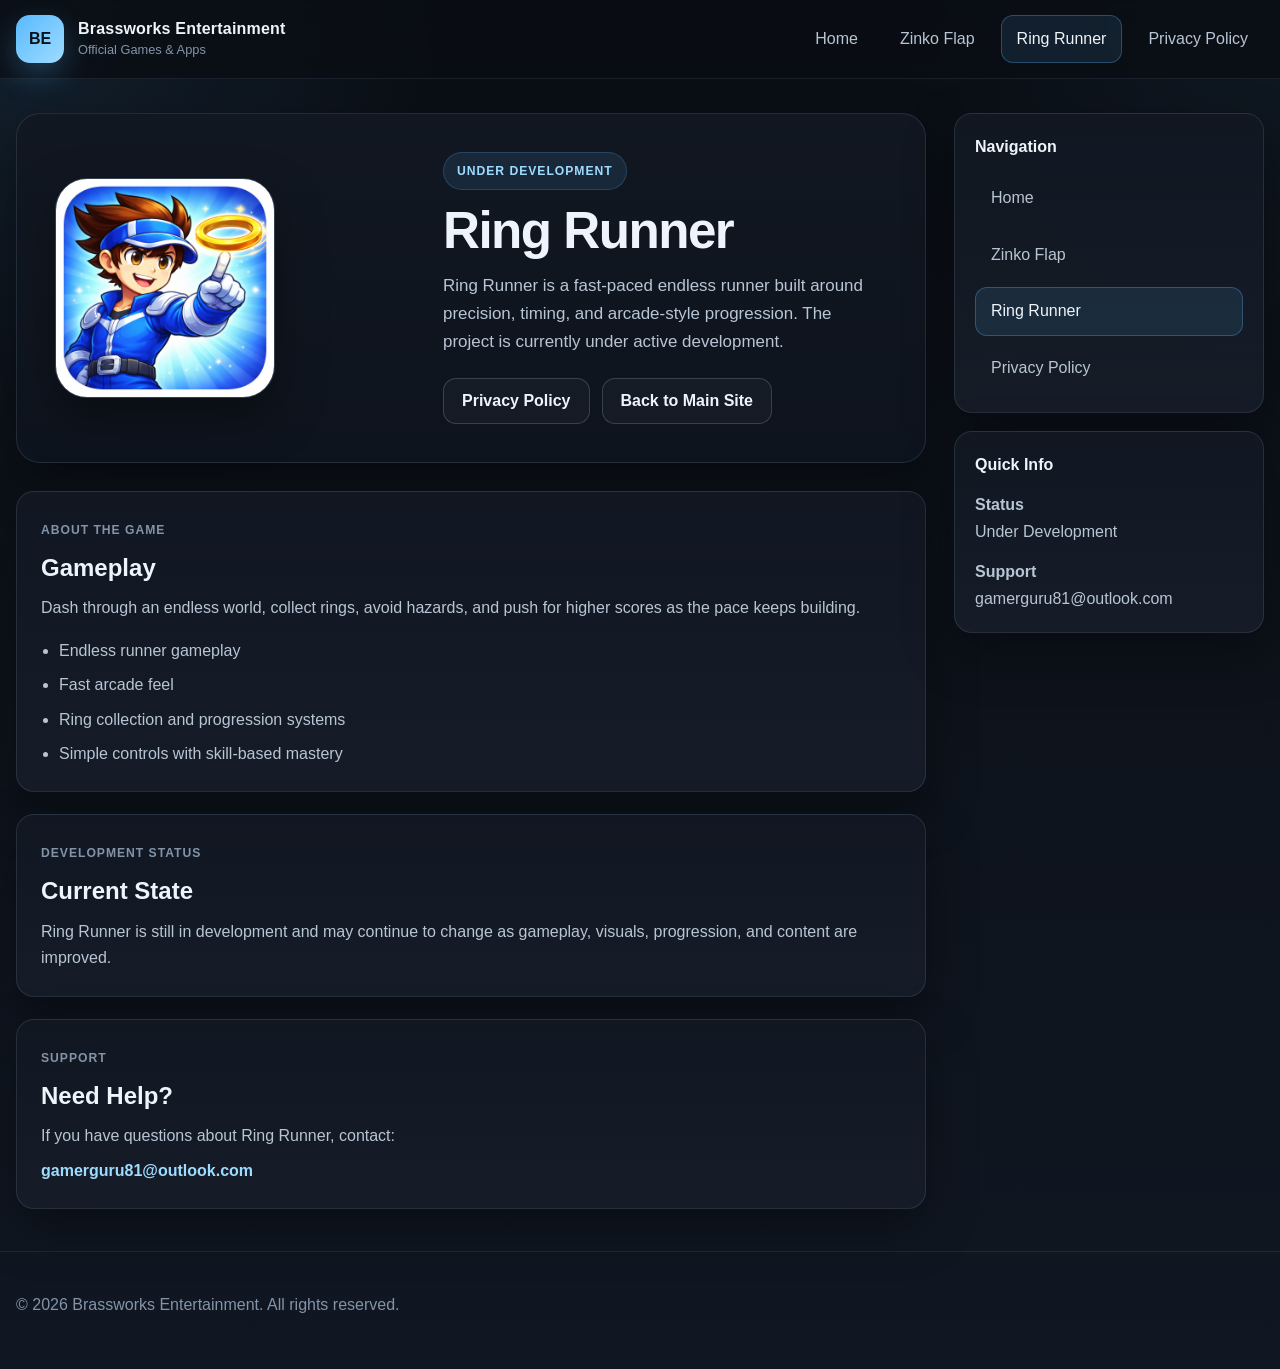
<file: ring-runner/index.html>
<!doctype html>
<html lang="en">
<head>
  <meta charset="UTF-8" />
  <meta name="viewport" content="width=device-width, initial-scale=1.0" />
  <title>Ring Runner - Brassworks Entertainment</title>
  <link rel="stylesheet" href="../style.css" />
</head>
<body>

<header class="topbar">
  <div class="wrap topbar-inner">
    <a class="brand" href="../index.html" aria-label="Brassworks Entertainment home">
      <span class="brand-mark">BE</span>
      <span class="brand-text">
        <strong>Brassworks Entertainment</strong>
        <small>Official Games & Apps</small>
      </span>
    </a>

    <nav class="top-nav" aria-label="Main navigation">
      <a href="../index.html">Home</a>
      <a href="../zinko-flap/index.html">Zinko Flap</a>
      <a class="active" href="index.html">Ring Runner</a>
      <a href="privacy.html">Privacy Policy</a>
    </nav>
  </div>
</header>

<div class="wrap page-shell">
  <main class="main-column">

    <section class="hero app-hero">
      <img src="../images/ring-runner-icon.png" alt="Ring Runner icon" class="app-icon" />
      <div>
        <div class="hero-badge">Under Development</div>
        <h1>Ring Runner</h1>
        <p class="hero-copy">
          Ring Runner is a fast-paced endless runner built around precision, timing, and arcade-style progression.
          The project is currently under active development.
        </p>

        <div class="button-row">
          <a class="btn btn-secondary" href="privacy.html">Privacy Policy</a>
          <a class="btn btn-secondary" href="../index.html">Back to Main Site</a>
        </div>
      </div>
    </section>

    <section class="card">
      <div class="section-label">About the Game</div>
      <h2>Gameplay</h2>
      <p>
        Dash through an endless world, collect rings, avoid hazards, and push for higher scores as the pace keeps building.
      </p>
      <ul class="feature-list">
        <li>Endless runner gameplay</li>
        <li>Fast arcade feel</li>
        <li>Ring collection and progression systems</li>
        <li>Simple controls with skill-based mastery</li>
      </ul>
    </section>

    <section class="card" style="margin-top: 22px;">
      <div class="section-label">Development Status</div>
      <h2>Current State</h2>
      <p>
        Ring Runner is still in development and may continue to change as gameplay, visuals, progression, and content are improved.
      </p>
    </section>

    <section class="card" style="margin-top: 22px;">
      <div class="section-label">Support</div>
      <h2>Need Help?</h2>
      <p>If you have questions about Ring Runner, contact:</p>
      <a class="support-email inline-email" href="mailto:gamerguru81@outlook.com">gamerguru81@outlook.com</a>
    </section>

  </main>

  <aside class="sidebar">
    <section class="sidebar-card">
      <h3>Navigation</h3>
      <nav class="side-nav" aria-label="Sidebar navigation">
        <a href="../index.html">Home</a>
        <a href="../zinko-flap/index.html">Zinko Flap</a>
        <a class="active" href="index.html">Ring Runner</a>
        <a href="privacy.html">Privacy Policy</a>
      </nav>
    </section>

    <section class="sidebar-card">
      <h3>Quick Info</h3>
      <div class="info-block">
        <p><strong>Status</strong><br>Under Development</p>
        <p><strong>Support</strong><br>gamerguru81@outlook.com</p>
      </div>
    </section>
  </aside>
</div>

<footer class="footer">
  <div class="wrap footer-inner">
    <p>&copy; 2026 Brassworks Entertainment. All rights reserved.</p>
  </div>
</footer>

</body>
</html>
</file>
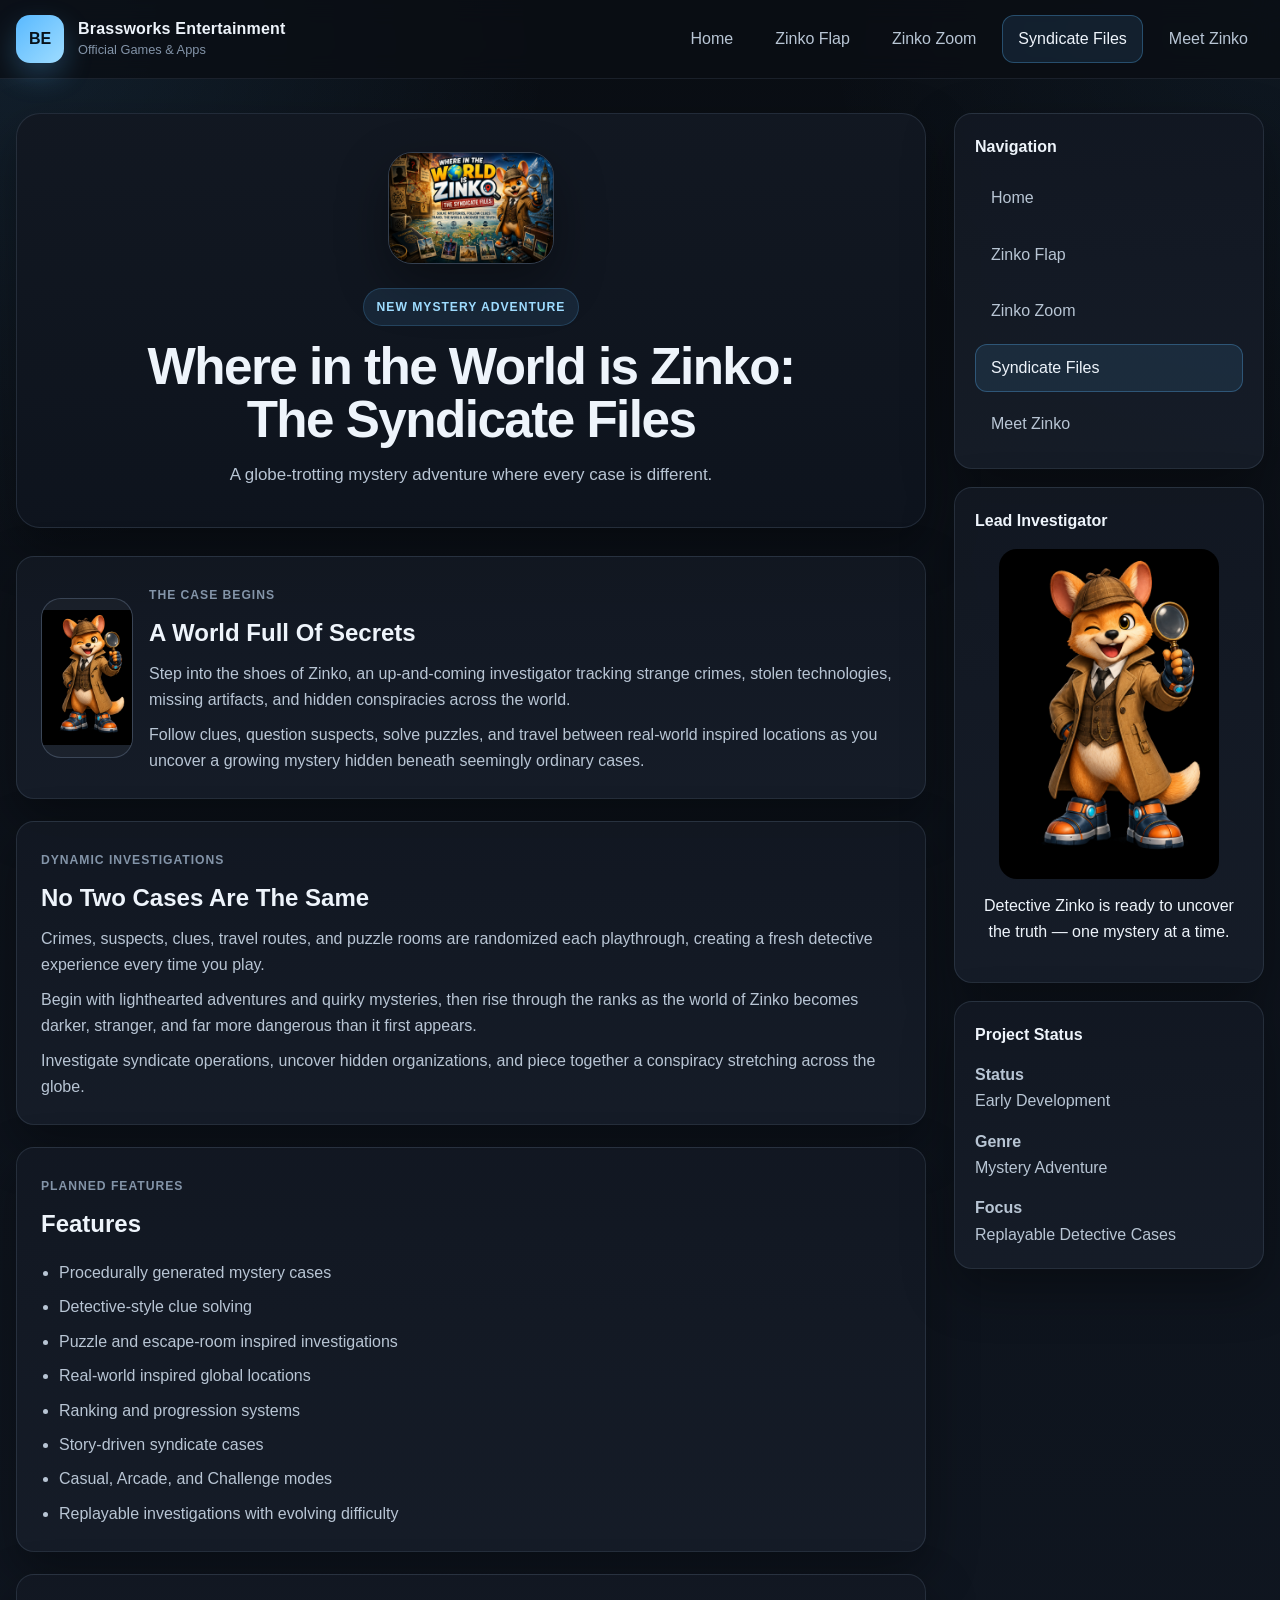
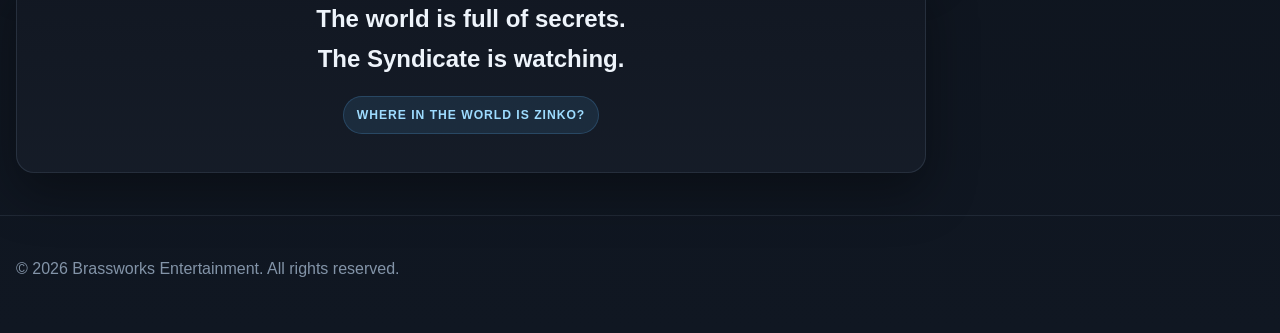
<file: where-in-the-world/index.html>
<!doctype html>
<html lang="en">
<head>
  <meta charset="UTF-8" />
  <meta name="viewport" content="width=device-width, initial-scale=1.0" />
  <title>Where in the World is Zinko - Brassworks Entertainment</title>
  <link rel="stylesheet" href="../style.css" />
</head>
<body>

<header class="topbar">
  <div class="wrap topbar-inner">
    <a class="brand" href="../index.html">
      <span class="brand-mark">BE</span>
      <span class="brand-text">
        <strong>Brassworks Entertainment</strong>
        <small>Official Games & Apps</small>
      </span>
    </a>

    <nav class="top-nav" aria-label="Main navigation">
      <a href="../index.html">Home</a>
      <a href="../zinko-flap/index.html">Zinko Flap</a>
      <a href="../zinko-zoom/index.html">Zinko Zoom</a>
      <a class="active" href="index.html">Syndicate Files</a>
      <a href="../zinko.html">Meet Zinko</a>
    </nav>
  </div>
</header>

<div class="wrap page-shell">
  <main class="main-column">

    <section class="hero" style="text-align:center;">
      <img
        src="../images/WhereInTheWorld.png"
        alt="Where in the World is Zinko"
        class="feature-banner-image"
      />

      <div class="hero-badge">New Mystery Adventure</div>

      <h1>Where in the World is Zinko:<br>The Syndicate Files</h1>

      <p class="hero-copy" style="margin:0 auto; max-width:900px;">
        A globe-trotting mystery adventure where every case is different.
      </p>
    </section>

    <section class="card">
      <div class="game-feature-header">
        <img
          src="../images/Zinko_Detective.png"
          alt="Detective Zinko"
          class="game-feature-icon detective-icon"
          style="width:160px;height:160px;"
        />

        <div>
          <div class="section-label">The Case Begins</div>
          <h2>A World Full Of Secrets</h2>

          <p>
            Step into the shoes of Zinko, an up-and-coming investigator tracking strange crimes,
            stolen technologies, missing artifacts, and hidden conspiracies across the world.
          </p>

          <p>
            Follow clues, question suspects, solve puzzles, and travel between real-world inspired
            locations as you uncover a growing mystery hidden beneath seemingly ordinary cases.
          </p>
        </div>
      </div>
    </section>

    <section class="card" style="margin-top:22px;">
      <div class="section-label">Dynamic Investigations</div>
      <h2>No Two Cases Are The Same</h2>

      <p>
        Crimes, suspects, clues, travel routes, and puzzle rooms are randomized each playthrough,
        creating a fresh detective experience every time you play.
      </p>

      <p>
        Begin with lighthearted adventures and quirky mysteries, then rise through the ranks as
        the world of Zinko becomes darker, stranger, and far more dangerous than it first appears.
      </p>

      <p>
        Investigate syndicate operations, uncover hidden organizations, and piece together a conspiracy
        stretching across the globe.
      </p>
    </section>

    <section class="card" style="margin-top:22px;">
      <div class="section-label">Planned Features</div>
      <h2>Features</h2>

      <ul class="feature-list">
        <li>Procedurally generated mystery cases</li>
        <li>Detective-style clue solving</li>
        <li>Puzzle and escape-room inspired investigations</li>
        <li>Real-world inspired global locations</li>
        <li>Ranking and progression systems</li>
        <li>Story-driven syndicate cases</li>
        <li>Casual, Arcade, and Challenge modes</li>
        <li>Replayable investigations with evolving difficulty</li>
      </ul>
    </section>

    <section class="card" style="margin-top:22px; text-align:center;">
      <h2>The world is full of secrets.</h2>
      <h2>The Syndicate is watching.</h2>

      <div class="hero-badge" style="margin-top:18px;">
        Where in the World is Zinko?
      </div>
    </section>

  </main>

  <aside class="sidebar">
    <section class="sidebar-card">
      <h3>Navigation</h3>
      <nav class="side-nav" aria-label="Sidebar navigation">
        <a href="../index.html">Home</a>
        <a href="../zinko-flap/index.html">Zinko Flap</a>
        <a href="../zinko-zoom/index.html">Zinko Zoom</a>
        <a class="active" href="index.html">Syndicate Files</a>
        <a href="../zinko.html">Meet Zinko</a>
      </nav>
    </section>

    <section class="sidebar-card">
      <h3>Lead Investigator</h3>
      <div style="text-align:center;">
        <img
          src="../images/Zinko_Detective.png"
          alt="Detective Zinko"
          class="zinko-sidebar-hero"
        />

        <p style="margin-top:14px;">
          Detective Zinko is ready to uncover the truth — one mystery at a time.
        </p>
      </div>
    </section>

    <section class="sidebar-card">
      <h3>Project Status</h3>
      <div class="info-block">
        <p><strong>Status</strong><br>Early Development</p>
        <p><strong>Genre</strong><br>Mystery Adventure</p>
        <p><strong>Focus</strong><br>Replayable Detective Cases</p>
      </div>
    </section>
  </aside>
</div>

<footer class="footer">
  <div class="wrap footer-inner">
    <p>&copy; 2026 Brassworks Entertainment. All rights reserved.</p>
  </div>
</footer>

</body>
</html>
</file>
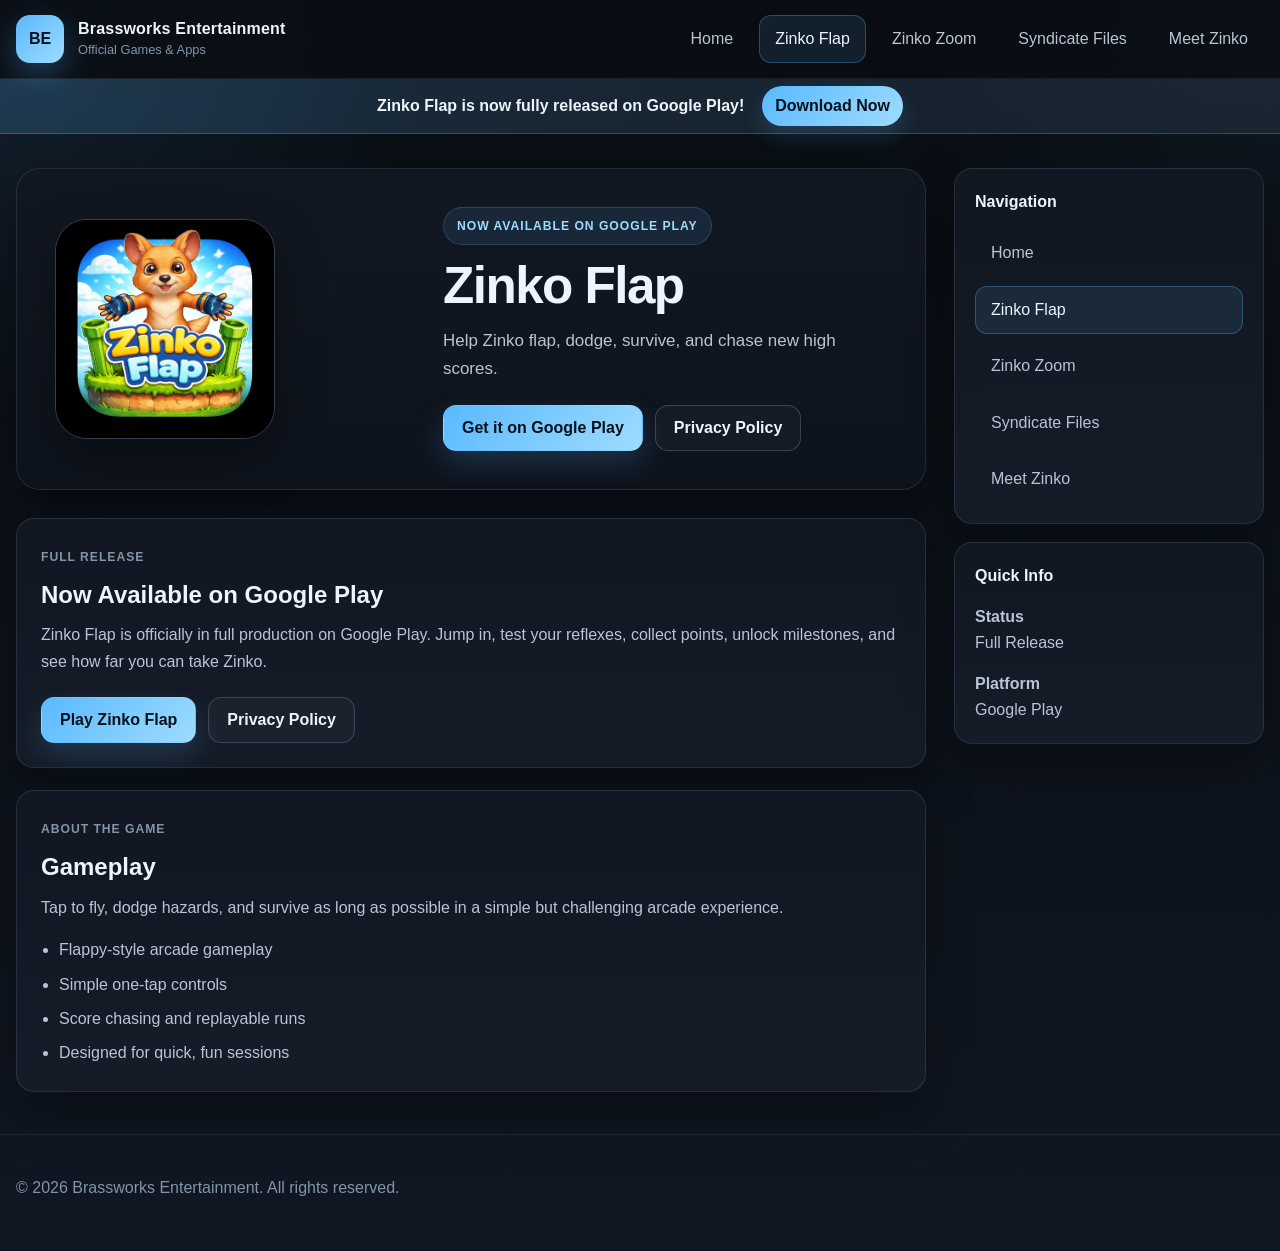
<file: zinko-flap/index.html>
<!doctype html>
<html lang="en">
<head>
  <meta charset="UTF-8" />
  <meta name="viewport" content="width=device-width, initial-scale=1.0" />
  <title>Zinko Flap - Brassworks Entertainment</title>
  <link rel="stylesheet" href="../style.css" />
</head>
<body>

<header class="topbar">
  <div class="wrap topbar-inner">

    <a class="brand" href="../index.html" aria-label="Brassworks Entertainment home">
      <span class="brand-mark">BE</span>

      <span class="brand-text">
        <strong>Brassworks Entertainment</strong>
        <small>Official Games & Apps</small>
      </span>
    </a>

    <nav class="top-nav" aria-label="Main navigation">
      <a href="../index.html">Home</a>
      <a class="active" href="index.html">Zinko Flap</a>
      <a href="../zinko-zoom/index.html">Zinko Zoom</a>
      <a href="../where-in-the-world/index.html">Syndicate Files</a>
      <a href="../zinko.html">Meet Zinko</a>
    </nav>

  </div>
</header>

<div class="release-banner">
  <div class="wrap release-banner-inner">

    <strong>
      Zinko Flap is now fully released on Google Play!
    </strong>

    <a
      href="https://play.google.com/store/apps/details?id=com.brassworks.zinkoflap"
      target="_blank"
      rel="noopener"
    >
      Download Now
    </a>

  </div>
</div>

<div class="wrap page-shell">

  <main class="main-column">

    <section class="hero app-hero">

      <img
        src="../images/ZinkoFlapIcon.png"
        alt="Zinko Flap icon"
        class="app-icon"
      />

      <div>

        <div class="hero-badge">
          Now Available On Google Play
        </div>

        <h1>Zinko Flap</h1>

        <p class="hero-copy">
          Help Zinko flap, dodge, survive, and chase new high scores.
        </p>

        <div class="button-row">

          <a
            class="btn btn-primary"
            href="https://play.google.com/store/apps/details?id=com.brassworks.zinkoflap"
            target="_blank"
            rel="noopener"
          >
            Get it on Google Play
          </a>

          <a class="btn btn-secondary" href="privacy.html">
            Privacy Policy
          </a>

        </div>

      </div>

    </section>

    <section class="card">

      <div class="section-label">
        Full Release
      </div>

      <h2>Now Available on Google Play</h2>

      <p>
        Zinko Flap is officially in full production on Google Play.
        Jump in, test your reflexes, collect points, unlock milestones,
        and see how far you can take Zinko.
      </p>

      <div class="button-row">

        <a
          class="btn btn-primary"
          href="https://play.google.com/store/apps/details?id=com.brassworks.zinkoflap"
          target="_blank"
          rel="noopener"
        >
          Play Zinko Flap
        </a>

        <a class="btn btn-secondary" href="privacy.html">
          Privacy Policy
        </a>

      </div>

    </section>

    <section class="card" style="margin-top:22px;">

      <div class="section-label">
        About the Game
      </div>

      <h2>Gameplay</h2>

      <p>
        Tap to fly, dodge hazards, and survive as long as possible
        in a simple but challenging arcade experience.
      </p>

      <ul class="feature-list">
        <li>Flappy-style arcade gameplay</li>
        <li>Simple one-tap controls</li>
        <li>Score chasing and replayable runs</li>
        <li>Designed for quick, fun sessions</li>
      </ul>

    </section>

  </main>

  <aside class="sidebar">

    <section class="sidebar-card">

      <h3>Navigation</h3>

      <nav class="side-nav">

        <a href="../index.html">Home</a>
        <a class="active" href="index.html">Zinko Flap</a>
        <a href="../zinko-zoom/index.html">Zinko Zoom</a>
        <a href="../where-in-the-world/index.html">Syndicate Files</a>
        <a href="../zinko.html">Meet Zinko</a>

      </nav>

    </section>

    <section class="sidebar-card">

      <h3>Quick Info</h3>

      <div class="info-block">

        <p>
          <strong>Status</strong><br>
          Full Release
        </p>

        <p>
          <strong>Platform</strong><br>
          Google Play
        </p>

      </div>

    </section>

  </aside>

</div>

<footer class="footer">
  <div class="wrap footer-inner">
    <p>&copy; 2026 Brassworks Entertainment. All rights reserved.</p>
  </div>
</footer>

</body>
</html>
</file>
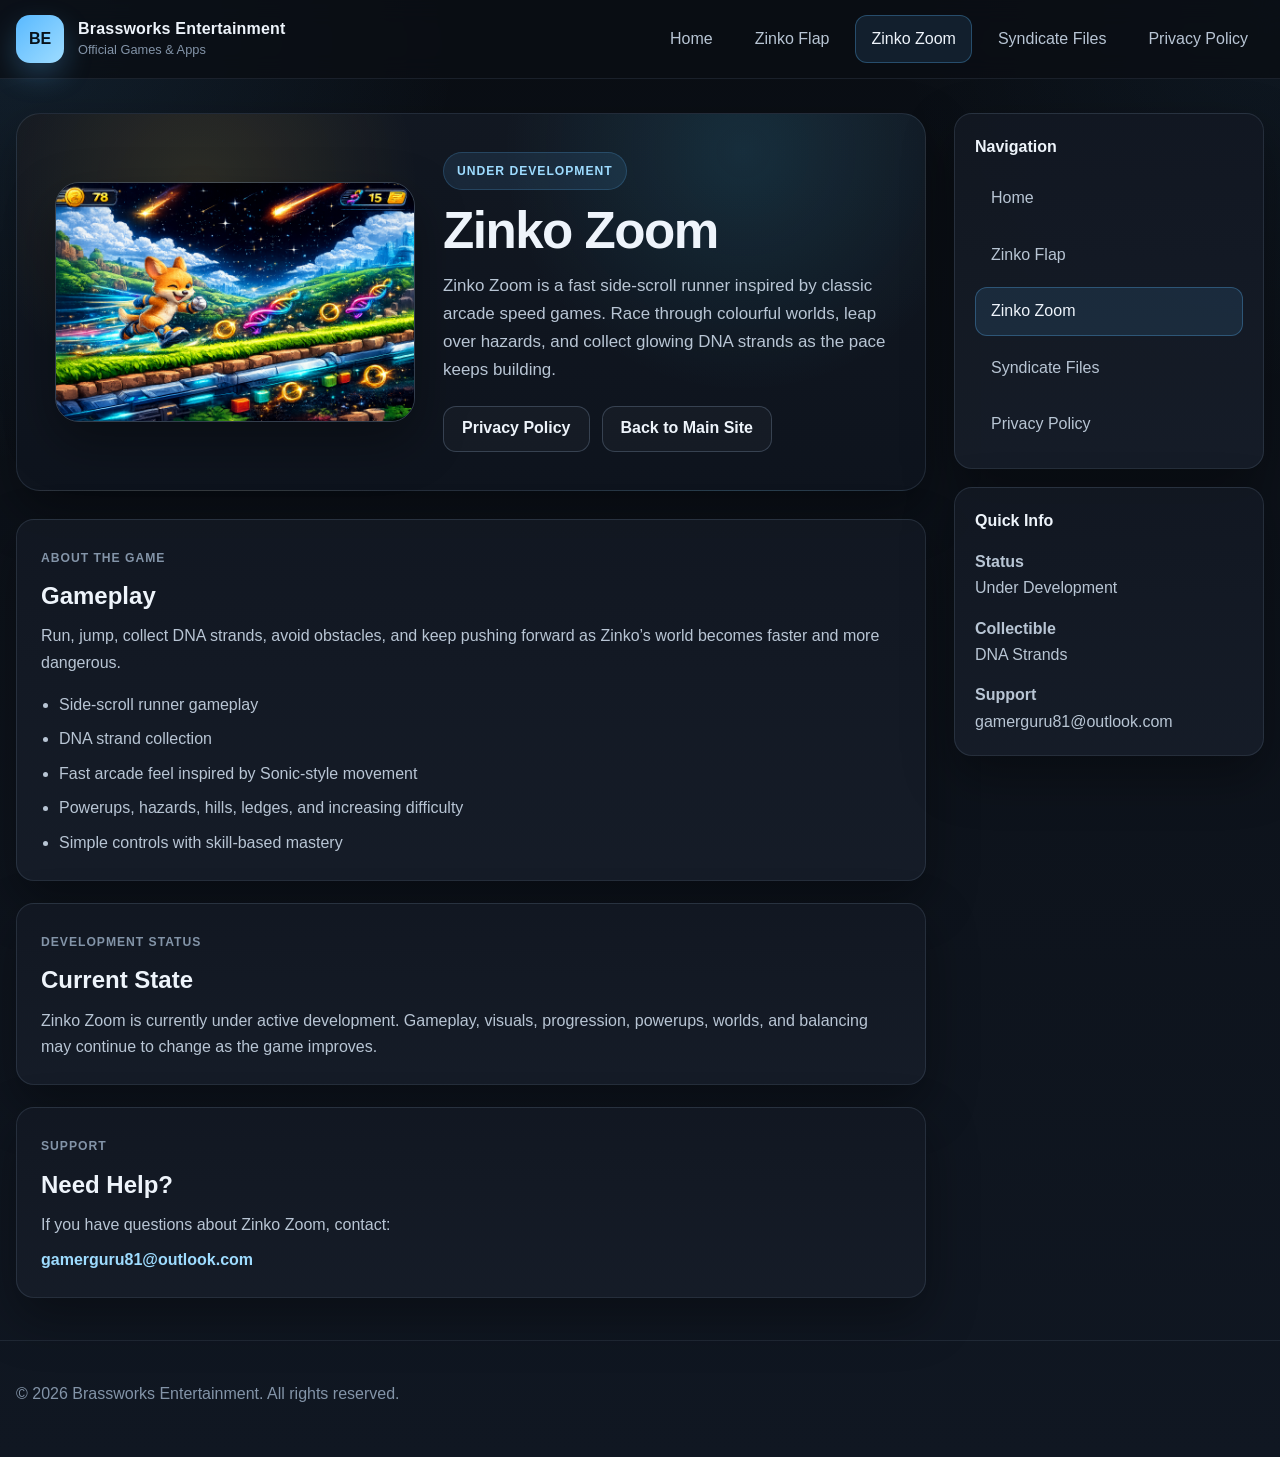
<file: zinko-zoom/index.html>
<!doctype html>
<html lang="en">
<head>
  <meta charset="UTF-8" />
  <meta name="viewport" content="width=device-width, initial-scale=1.0" />
  <title>Zinko Zoom - Brassworks Entertainment</title>
  <link rel="stylesheet" href="../style.css" />
</head>
<body>

<header class="topbar">
  <div class="wrap topbar-inner">
    <a class="brand" href="../index.html">
      <span class="brand-mark">BE</span>
      <span class="brand-text">
        <strong>Brassworks Entertainment</strong>
        <small>Official Games & Apps</small>
      </span>
    </a>

<nav class="top-nav" aria-label="Main navigation">
  <a href="../index.html">Home</a>
  <a href="../zinko-flap/index.html">Zinko Flap</a>
  <a class="active" href="index.html">Zinko Zoom</a>
  <a href="../where-in-the-world/index.html">Syndicate Files</a>
  <a href="privacy.html">Privacy Policy</a>
</nav>
    
  </div>
</header>

<div class="wrap page-shell">
  <main class="main-column">

    <section class="hero app-hero zinko-zoom-hero">
      <img src="../images/ZinkoZoom1.png" alt="Zinko Zoom artwork" class="app-banner" />

      <div>
        <div class="hero-badge">Under Development</div>
        <h1>Zinko Zoom</h1>
        <p class="hero-copy">
          Zinko Zoom is a fast side-scroll runner inspired by classic arcade speed games.
          Race through colourful worlds, leap over hazards, and collect glowing DNA strands as the pace keeps building.
        </p>

        <div class="button-row">
          <a class="btn btn-secondary" href="privacy.html">Privacy Policy</a>
          <a class="btn btn-secondary" href="../index.html">Back to Main Site</a>
        </div>
      </div>
    </section>

    <section class="card">
      <div class="section-label">About the Game</div>
      <h2>Gameplay</h2>
      <p>
        Run, jump, collect DNA strands, avoid obstacles, and keep pushing forward as Zinko’s world becomes faster and more dangerous.
      </p>

      <ul class="feature-list">
        <li>Side-scroll runner gameplay</li>
        <li>DNA strand collection</li>
        <li>Fast arcade feel inspired by Sonic-style movement</li>
        <li>Powerups, hazards, hills, ledges, and increasing difficulty</li>
        <li>Simple controls with skill-based mastery</li>
      </ul>
    </section>

    <section class="card" style="margin-top:22px;">
      <div class="section-label">Development Status</div>
      <h2>Current State</h2>
      <p>
        Zinko Zoom is currently under active development. Gameplay, visuals, progression,
        powerups, worlds, and balancing may continue to change as the game improves.
      </p>
    </section>

    <section class="card" style="margin-top:22px;">
      <div class="section-label">Support</div>
      <h2>Need Help?</h2>
      <p>If you have questions about Zinko Zoom, contact:</p>
      <a class="support-email inline-email" href="mailto:gamerguru81@outlook.com">gamerguru81@outlook.com</a>
    </section>

  </main>

  <aside class="sidebar">
    <section class="sidebar-card">
      <h3>Navigation</h3>
<nav class="side-nav" aria-label="Sidebar navigation">
  <a href="../index.html">Home</a>
  <a href="../zinko-flap/index.html">Zinko Flap</a>
  <a class="active" href="index.html">Zinko Zoom</a>
  <a href="../where-in-the-world/index.html">Syndicate Files</a>
  <a href="privacy.html">Privacy Policy</a>
</nav>
    </section>

    <section class="sidebar-card">
      <h3>Quick Info</h3>
      <div class="info-block">
        <p><strong>Status</strong><br>Under Development</p>
        <p><strong>Collectible</strong><br>DNA Strands</p>
        <p><strong>Support</strong><br>gamerguru81@outlook.com</p>
      </div>
    </section>
  </aside>
</div>

<footer class="footer">
  <div class="wrap footer-inner">
    <p>&copy; 2026 Brassworks Entertainment. All rights reserved.</p>
  </div>
</footer>

</body>
</html>
</file>
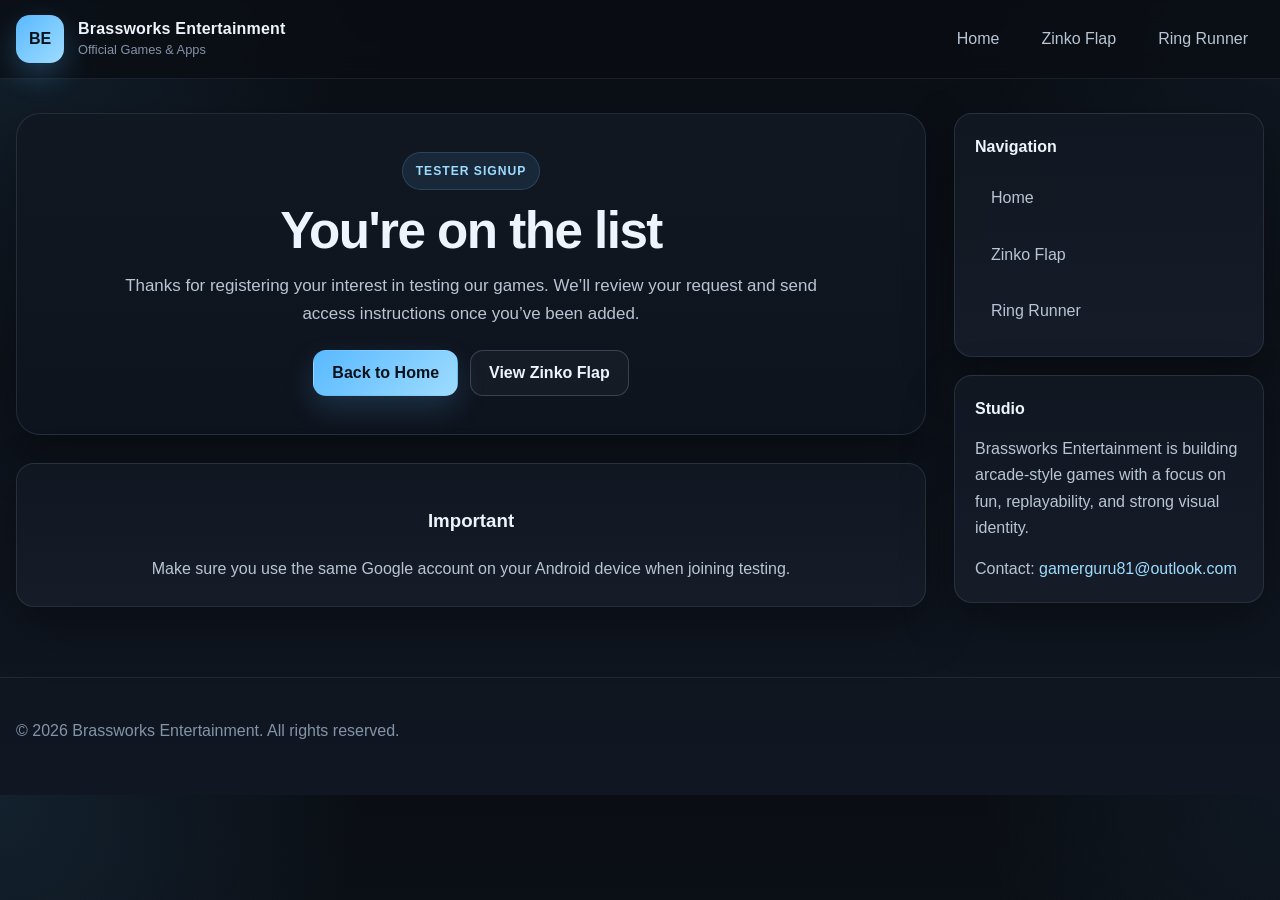
<file: thanks.html>
<!doctype html>
<html lang="en">
<head>
  <meta charset="UTF-8" />
  <meta name="viewport" content="width=device-width, initial-scale=1.0" />
  <title>Thanks - Brassworks Entertainment</title>
  <link rel="stylesheet" href="style.css" />
</head>
<body>

<header class="topbar">
  <div class="wrap topbar-inner">
    <div class="brand">
      <span class="brand-mark">BE</span>
      <span class="brand-text">
        <strong>Brassworks Entertainment</strong>
        <small>Official Games & Apps</small>
      </span>
    </div>

    <nav class="top-nav" aria-label="Main navigation">
      <a href="index.html">Home</a>
      <a href="zinko-flap/index.html">Zinko Flap</a>
      <a href="ring-runner/index.html">Ring Runner</a>
    </nav>
  </div>
</header>

<div class="wrap page-shell">
  <main class="main-column">
    <section class="home-hero" style="text-align:center;">
      <div class="hero-badge">Tester Signup</div>
      <h1>You're on the list</h1>
      <p class="hero-copy" style="margin: 0 auto; max-width: 700px;">
        Thanks for registering your interest in testing our games. We’ll review your request and send access instructions once you’ve been added.
      </p>

      <div class="button-row" style="justify-content:center;">
        <a class="btn btn-primary" href="index.html">Back to Home</a>
        <a class="btn btn-secondary" href="zinko-flap/index.html">View Zinko Flap</a>
      </div>
    </section>

    <section class="home-section">
      <div class="grid single-column-grid">
        <article class="card" style="text-align:center;">
          <h3>Important</h3>
          <p>
            Make sure you use the same Google account on your Android device when joining testing.
          </p>
        </article>
      </div>
    </section>
  </main>

  <aside class="sidebar">
    <section class="sidebar-card">
      <h3>Navigation</h3>
      <nav class="side-nav" aria-label="Sidebar navigation">
        <a href="index.html">Home</a>
        <a href="zinko-flap/index.html">Zinko Flap</a>
        <a href="ring-runner/index.html">Ring Runner</a>
      </nav>
    </section>

    <section class="sidebar-card">
      <h3>Studio</h3>
      <div class="info-block">
        <p>
          Brassworks Entertainment is building arcade-style games with a focus on fun, replayability, and strong visual identity.
        </p>
        <p>
          Contact: <a href="mailto:gamerguru81@outlook.com">gamerguru81@outlook.com</a>
        </p>
      </div>
    </section>
  </aside>
</div>

<footer class="footer">
  <div class="wrap footer-inner">
    <p>&copy; 2026 Brassworks Entertainment. All rights reserved.</p>
  </div>
</footer>

</body>
</html>
</file>
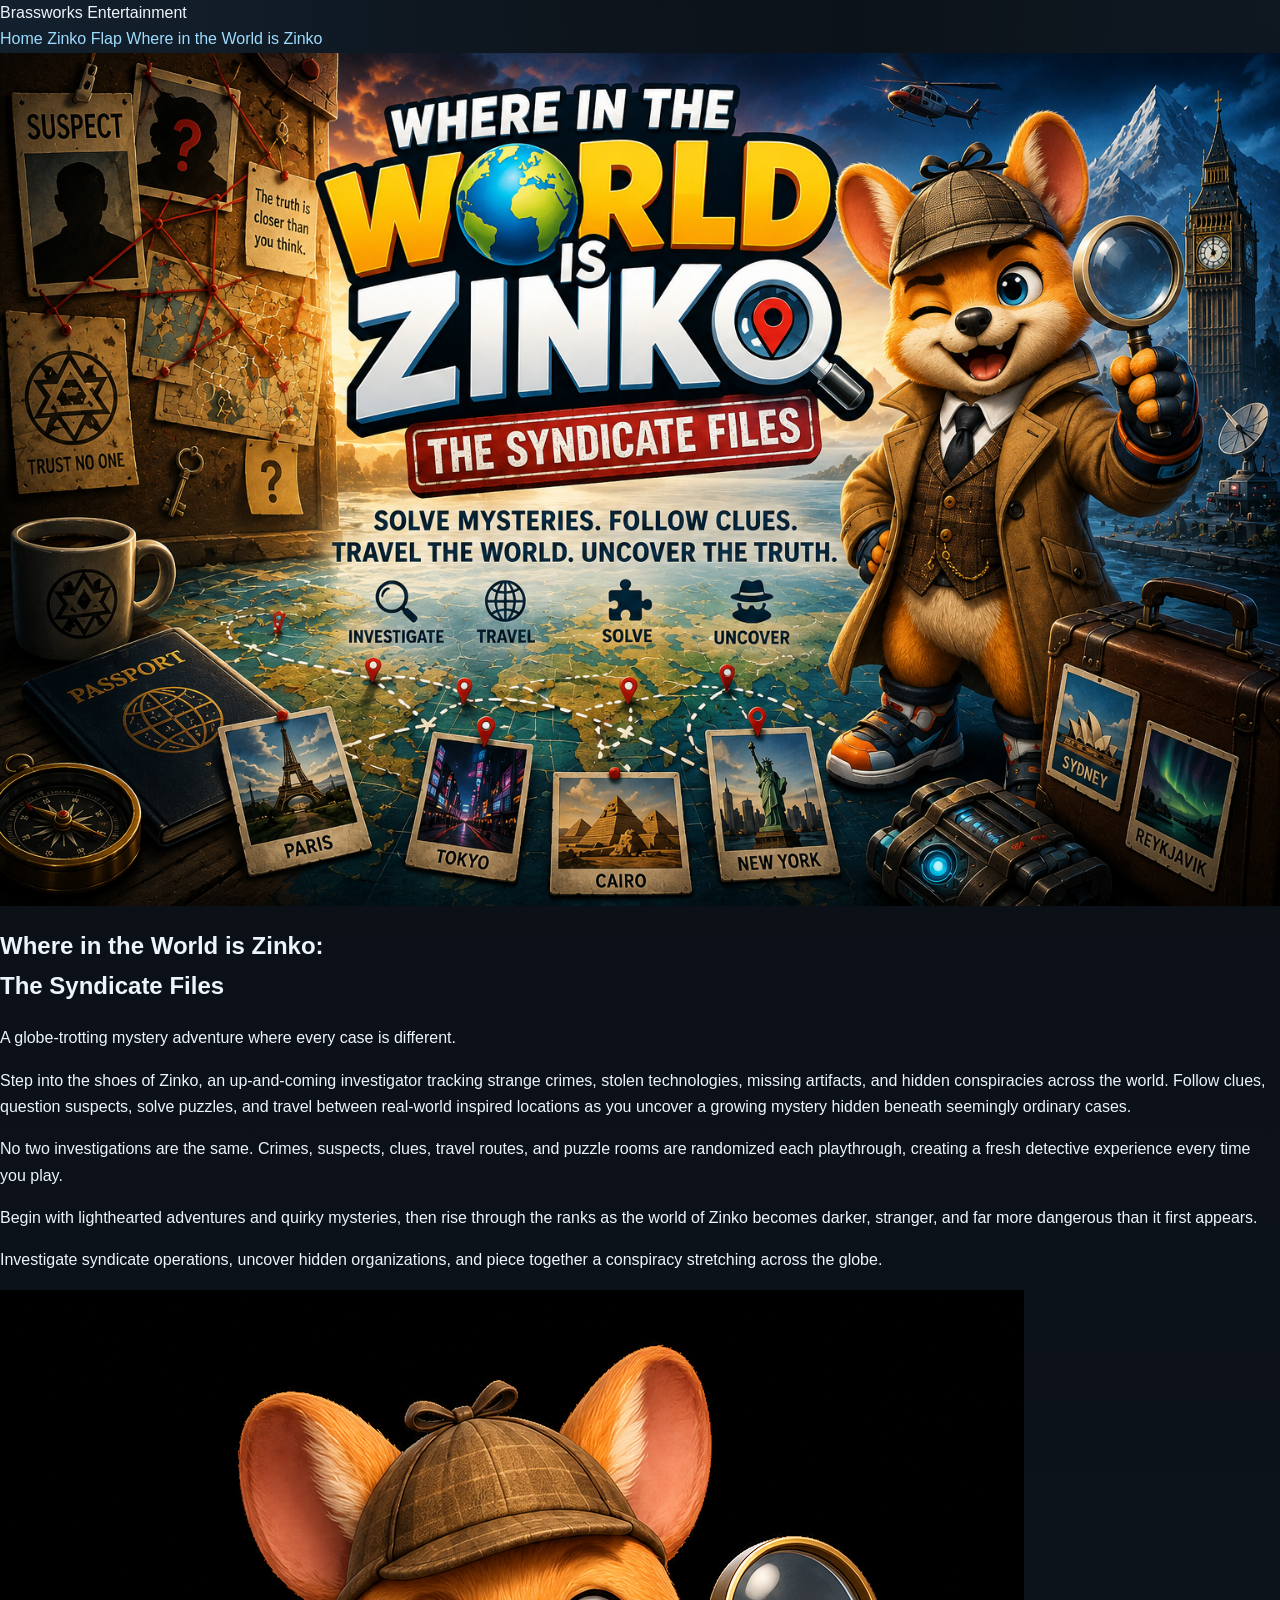
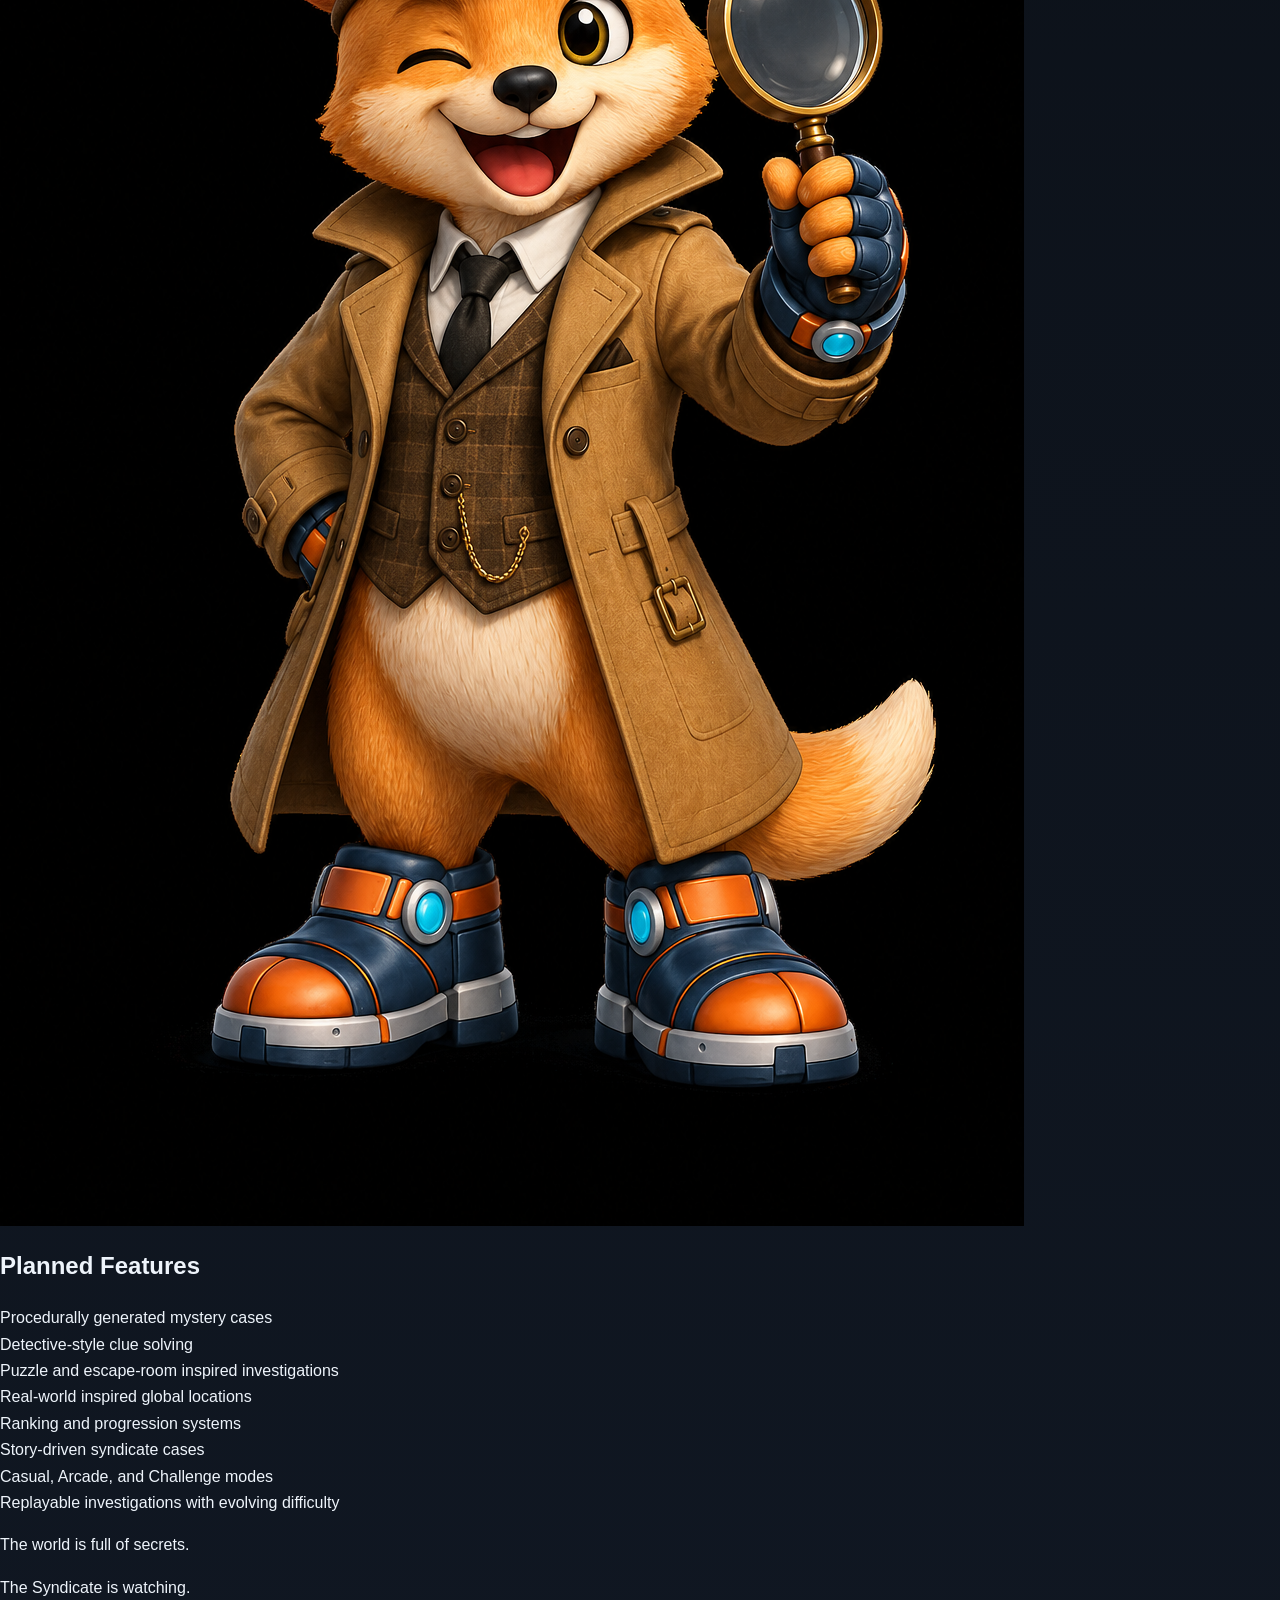
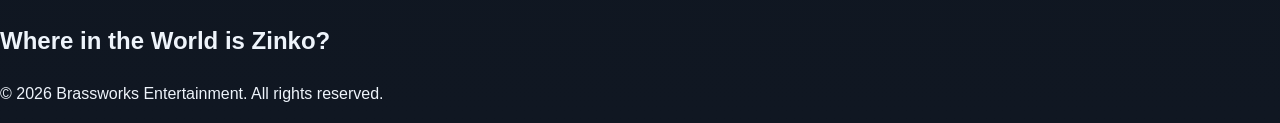
<file: where-in-the-world.html>
<!DOCTYPE html>
<html lang="en">
<head>
  <meta charset="UTF-8" />
  <meta name="viewport" content="width=device-width, initial-scale=1.0" />
  <title>Where in the World is Zinko: The Syndicate Files</title>
  <link rel="stylesheet" href="style.css" />
</head>
<body>

<header class="site-header">
  <div class="logo">Brassworks Entertainment</div>

  <nav>
    <a href="index.html">Home</a>
    <a href="zinko.html">Zinko Flap</a>
    <a href="where-in-the-world.html">Where in the World is Zinko</a>
  </nav>
</header>

<section class="syndicate-hero">
  <img class="wide-promo" src="images/WhereInTheWorld.png" alt="Where in the World is Zinko: The Syndicate Files">
</section>

<main class="container">

  <section class="content-panel mystery-panel">
    <div class="split-layout">
      <div>
        <h1>Where in the World is Zinko:<br>The Syndicate Files</h1>

        <p class="lead">
          A globe-trotting mystery adventure where every case is different.
        </p>

        <p>
          Step into the shoes of Zinko, an up-and-coming investigator tracking strange crimes,
          stolen technologies, missing artifacts, and hidden conspiracies across the world.
          Follow clues, question suspects, solve puzzles, and travel between real-world inspired
          locations as you uncover a growing mystery hidden beneath seemingly ordinary cases.
        </p>

        <p>
          No two investigations are the same. Crimes, suspects, clues, travel routes, and puzzle rooms
          are randomized each playthrough, creating a fresh detective experience every time you play.
        </p>

        <p>
          Begin with lighthearted adventures and quirky mysteries, then rise through the ranks as the
          world of Zinko becomes darker, stranger, and far more dangerous than it first appears.
        </p>

        <p>
          Investigate syndicate operations, uncover hidden organizations, and piece together a conspiracy
          stretching across the globe.
        </p>
      </div>

      <div class="detective-card">
        <img src="images/Zinko_Detective.png" alt="Detective Zinko">
      </div>
    </div>
  </section>

  <section class="content-panel">
    <h2>Planned Features</h2>

    <div class="feature-grid">
      <div class="feature-box">Procedurally generated mystery cases</div>
      <div class="feature-box">Detective-style clue solving</div>
      <div class="feature-box">Puzzle and escape-room inspired investigations</div>
      <div class="feature-box">Real-world inspired global locations</div>
      <div class="feature-box">Ranking and progression systems</div>
      <div class="feature-box">Story-driven syndicate cases</div>
      <div class="feature-box">Casual, Arcade, and Challenge modes</div>
      <div class="feature-box">Replayable investigations with evolving difficulty</div>
    </div>
  </section>

  <section class="tagline-panel">
    <p>The world is full of secrets.</p>
    <p>The Syndicate is watching.</p>
    <h2>Where in the World is Zinko?</h2>
  </section>

</main>

<footer>
  <p>&copy; 2026 Brassworks Entertainment. All rights reserved.</p>
</footer>

</body>
</html>
</file>
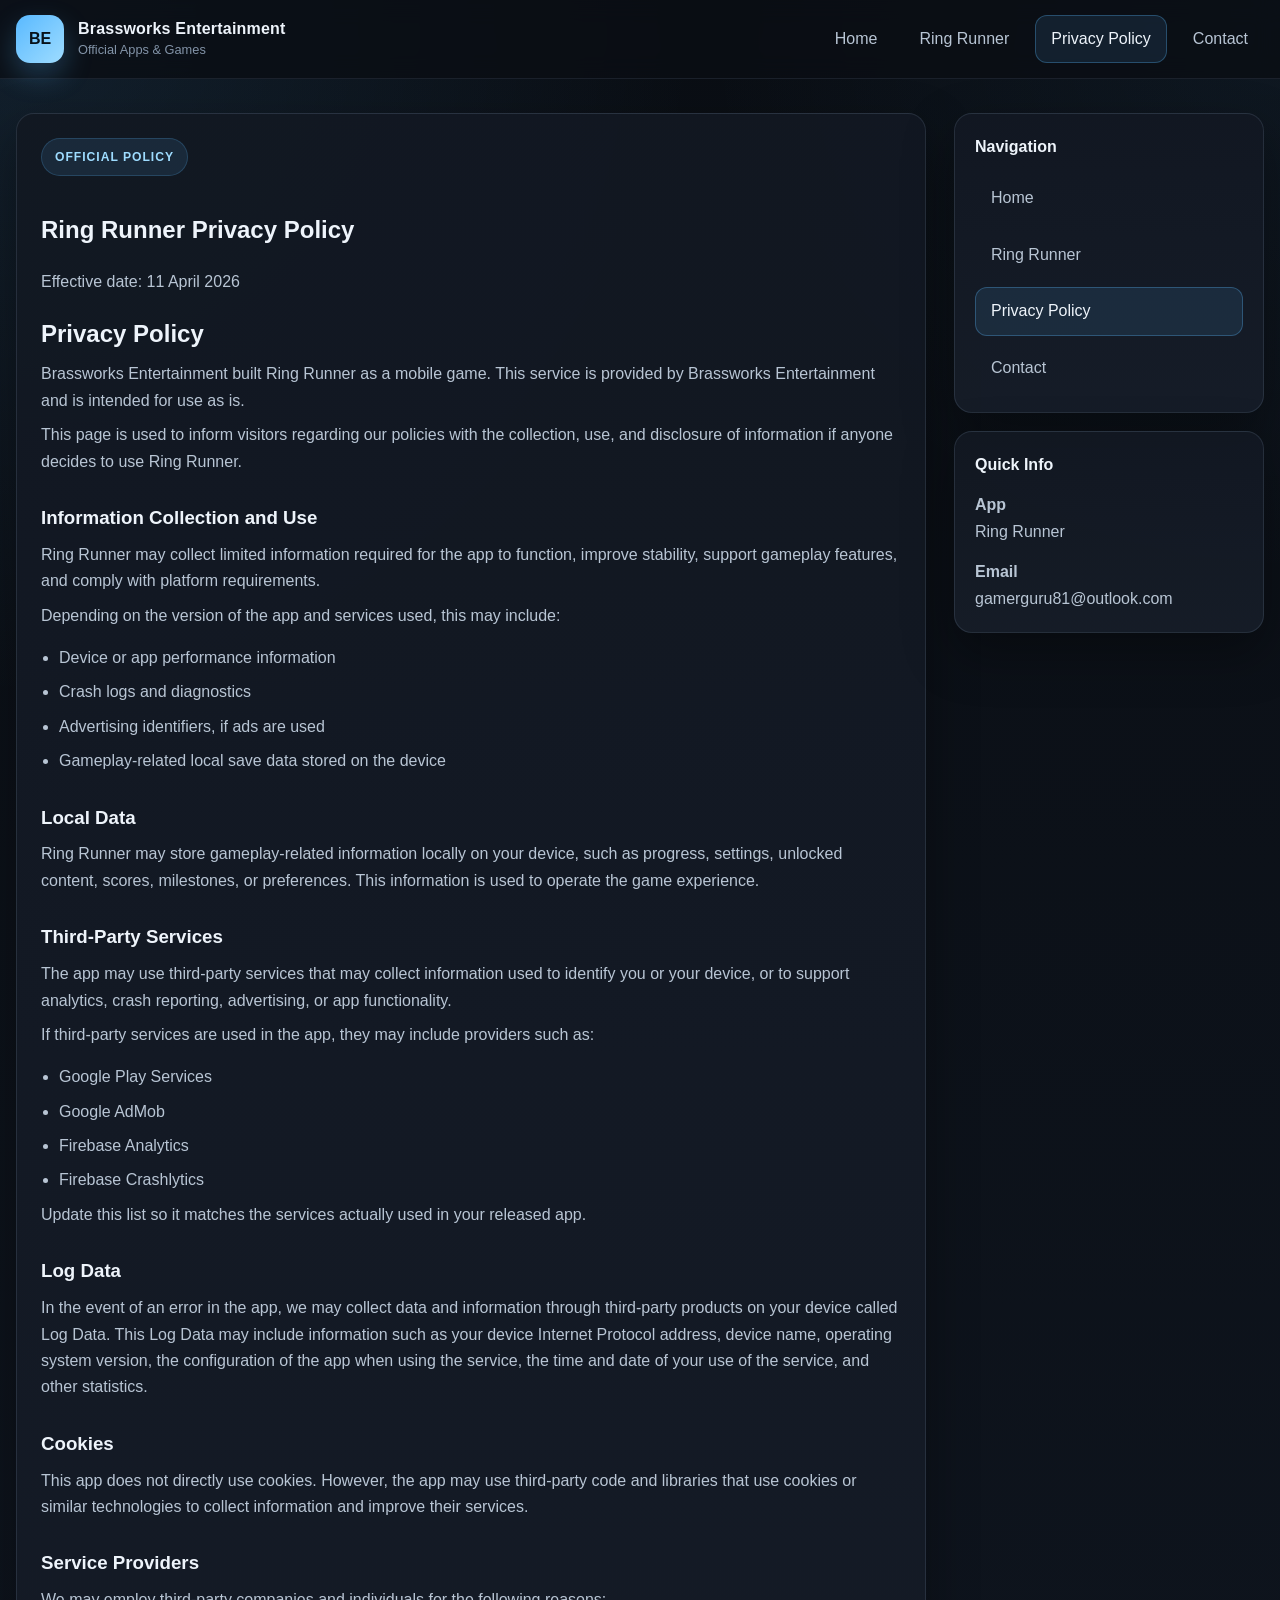
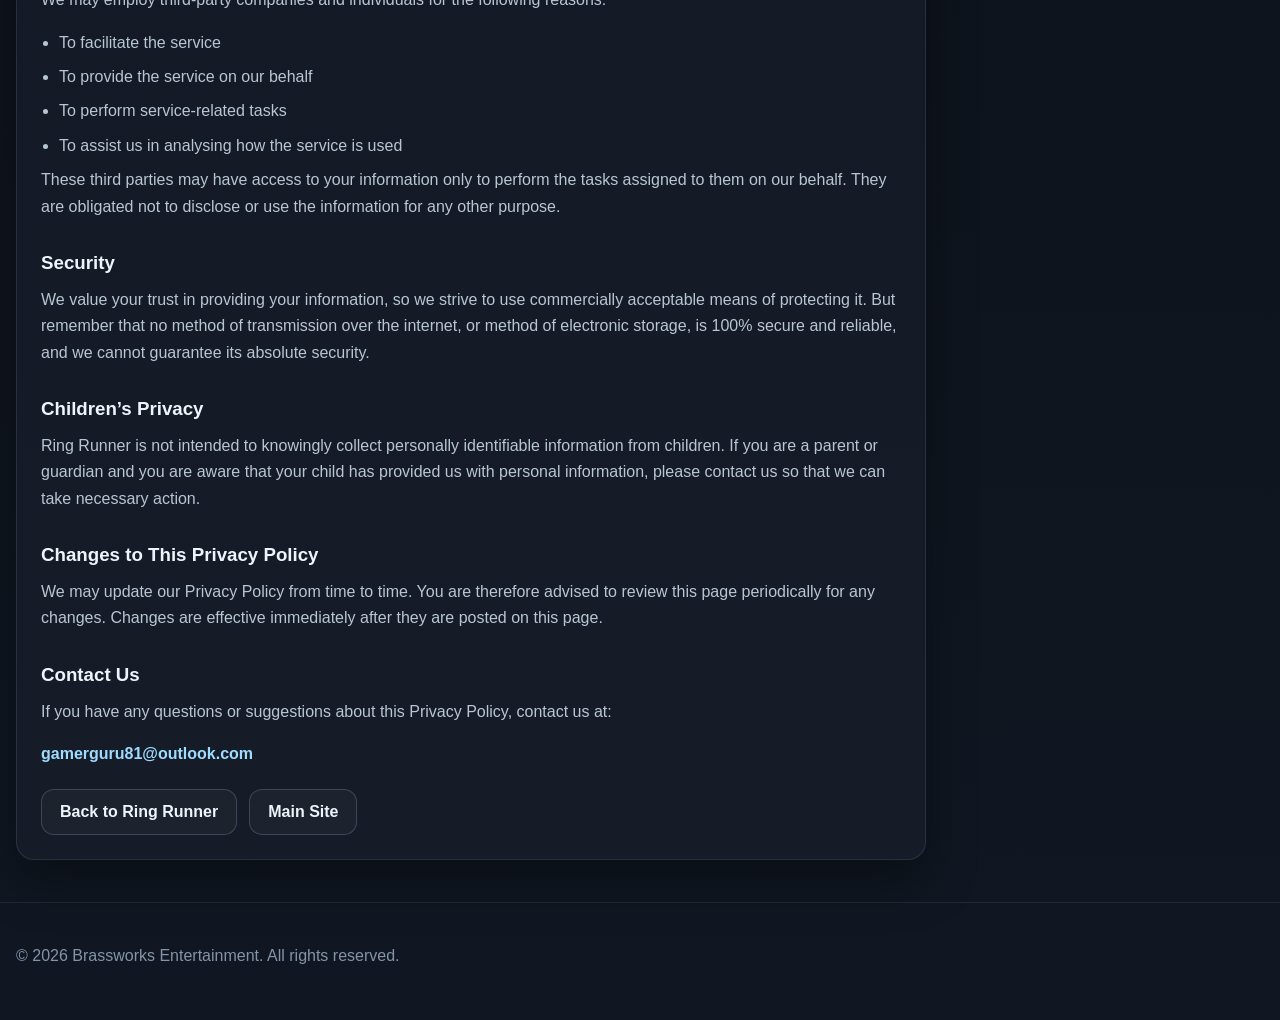
<file: ring-runner/privacy.html>
<!doctype html>
<html lang="en">
<head>
  <meta charset="UTF-8" />
  <meta name="viewport" content="width=device-width, initial-scale=1.0" />
  <title>Ring Runner Privacy Policy | Brassworks Entertainment</title>
  <meta
    name="description"
    content="Privacy Policy for Ring Runner by Brassworks Entertainment."
  />
  <link rel="stylesheet" href="../style.css" />
</head>
<body>
  <header class="topbar">
    <div class="wrap topbar-inner">
      <a class="brand" href="../index.html" aria-label="Brassworks Entertainment home">
        <span class="brand-mark">BE</span>
        <span class="brand-text">
          <strong>Brassworks Entertainment</strong>
          <small>Official Apps & Games</small>
        </span>
      </a>

      <nav class="top-nav" aria-label="Main navigation">
        <a href="../index.html">Home</a>
        <a href="index.html">Ring Runner</a>
        <a class="active" href="privacy.html">Privacy Policy</a>
        <a href="#contact">Contact</a>
      </nav>
    </div>
  </header>

  <div class="wrap page-shell">
    <main class="main-column">
      <section class="card policy-section">
        <div class="hero-badge">Official Policy</div>
        <h1>Ring Runner Privacy Policy</h1>
        <p class="muted-line">Effective date: 11 April 2026</p>

        <h2>Privacy Policy</h2>
        <p>
          Brassworks Entertainment built Ring Runner as a mobile game. This service is provided by
          Brassworks Entertainment and is intended for use as is.
        </p>

        <p>
          This page is used to inform visitors regarding our policies with the collection, use, and
          disclosure of information if anyone decides to use Ring Runner.
        </p>

        <h3>Information Collection and Use</h3>
        <p>
          Ring Runner may collect limited information required for the app to function, improve
          stability, support gameplay features, and comply with platform requirements.
        </p>

        <p>Depending on the version of the app and services used, this may include:</p>
        <ul>
          <li>Device or app performance information</li>
          <li>Crash logs and diagnostics</li>
          <li>Advertising identifiers, if ads are used</li>
          <li>Gameplay-related local save data stored on the device</li>
        </ul>

        <h3>Local Data</h3>
        <p>
          Ring Runner may store gameplay-related information locally on your device, such as progress,
          settings, unlocked content, scores, milestones, or preferences. This information is used to
          operate the game experience.
        </p>

        <h3>Third-Party Services</h3>
        <p>
          The app may use third-party services that may collect information used to identify you or
          your device, or to support analytics, crash reporting, advertising, or app functionality.
        </p>

        <p>If third-party services are used in the app, they may include providers such as:</p>
        <ul>
          <li>Google Play Services</li>
          <li>Google AdMob</li>
          <li>Firebase Analytics</li>
          <li>Firebase Crashlytics</li>
        </ul>

        <p>
          Update this list so it matches the services actually used in your released app.
        </p>

        <h3>Log Data</h3>
        <p>
          In the event of an error in the app, we may collect data and information through third-party
          products on your device called Log Data. This Log Data may include information such as your
          device Internet Protocol address, device name, operating system version, the configuration of
          the app when using the service, the time and date of your use of the service, and other statistics.
        </p>

        <h3>Cookies</h3>
        <p>
          This app does not directly use cookies. However, the app may use third-party code and
          libraries that use cookies or similar technologies to collect information and improve their services.
        </p>

        <h3>Service Providers</h3>
        <p>
          We may employ third-party companies and individuals for the following reasons:
        </p>
        <ul>
          <li>To facilitate the service</li>
          <li>To provide the service on our behalf</li>
          <li>To perform service-related tasks</li>
          <li>To assist us in analysing how the service is used</li>
        </ul>

        <p>
          These third parties may have access to your information only to perform the tasks assigned
          to them on our behalf. They are obligated not to disclose or use the information for any other purpose.
        </p>

        <h3>Security</h3>
        <p>
          We value your trust in providing your information, so we strive to use commercially
          acceptable means of protecting it. But remember that no method of transmission over the internet,
          or method of electronic storage, is 100% secure and reliable, and we cannot guarantee its absolute security.
        </p>

        <h3>Children’s Privacy</h3>
        <p>
          Ring Runner is not intended to knowingly collect personally identifiable information from children.
          If you are a parent or guardian and you are aware that your child has provided us with personal information,
          please contact us so that we can take necessary action.
        </p>

        <h3>Changes to This Privacy Policy</h3>
        <p>
          We may update our Privacy Policy from time to time. You are therefore advised to review this
          page periodically for any changes. Changes are effective immediately after they are posted on this page.
        </p>

        <h3 id="contact">Contact Us</h3>
        <p>
          If you have any questions or suggestions about this Privacy Policy, contact us at:
        </p>
        <p class="contact-link">
          <a href="mailto:gamerguru81@outlook.com">gamerguru81@outlook.com</a>
        </p>

        <div class="button-row">
          <a class="btn btn-secondary" href="index.html">Back to Ring Runner</a>
          <a class="btn btn-secondary" href="../index.html">Main Site</a>
        </div>
      </section>
    </main>

    <aside class="sidebar">
      <section class="sidebar-card">
        <h3>Navigation</h3>
        <nav class="side-nav" aria-label="Sidebar navigation">
          <a href="../index.html">Home</a>
          <a href="index.html">Ring Runner</a>
          <a class="active" href="privacy.html">Privacy Policy</a>
          <a href="#contact">Contact</a>
        </nav>
      </section>

      <section class="sidebar-card">
        <h3>Quick Info</h3>
        <div class="info-block">
          <p><strong>App</strong><br>Ring Runner</p>
          <p><strong>Email</strong><br>gamerguru81@outlook.com</p>
        </div>
      </section>
    </aside>
  </div>

  <footer class="footer">
    <div class="wrap footer-inner">
      <p>&copy; 2026 Brassworks Entertainment. All rights reserved.</p>
    </div>
  </footer>
</body>
</html>
</file>
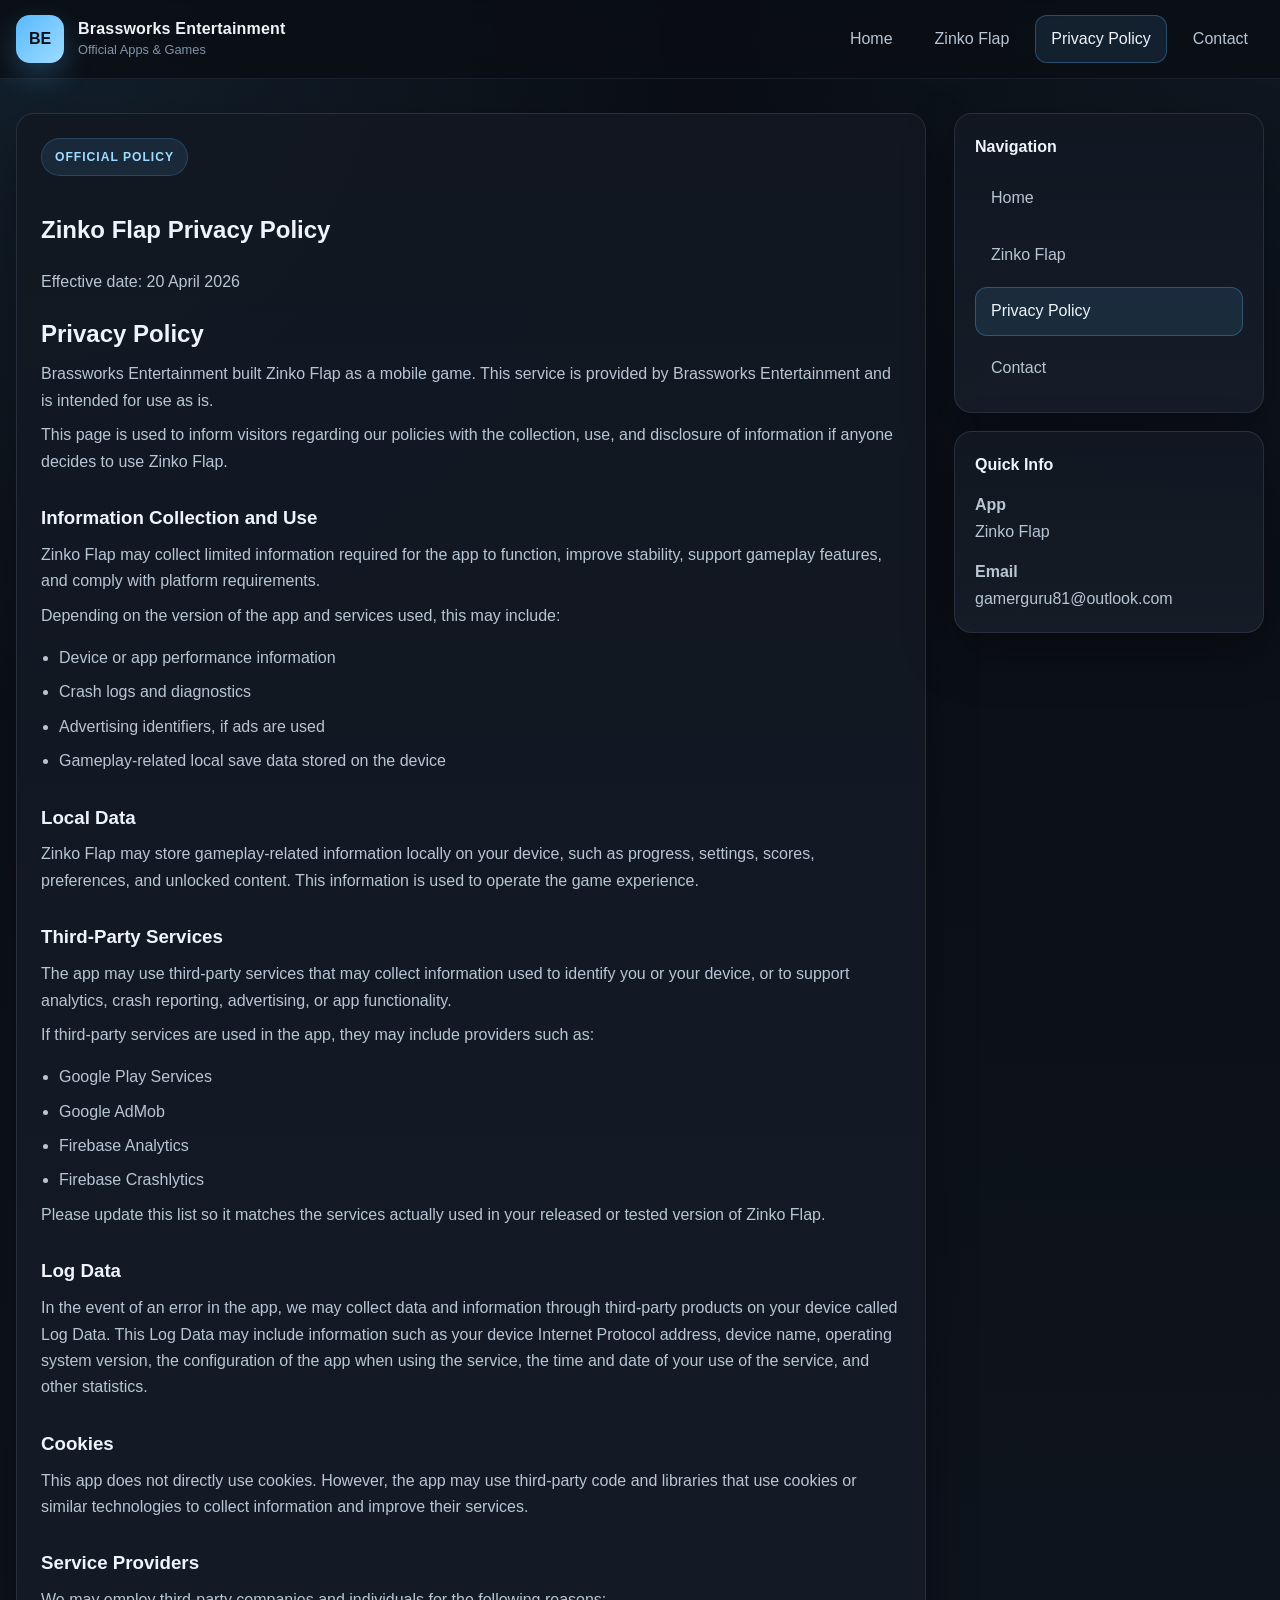
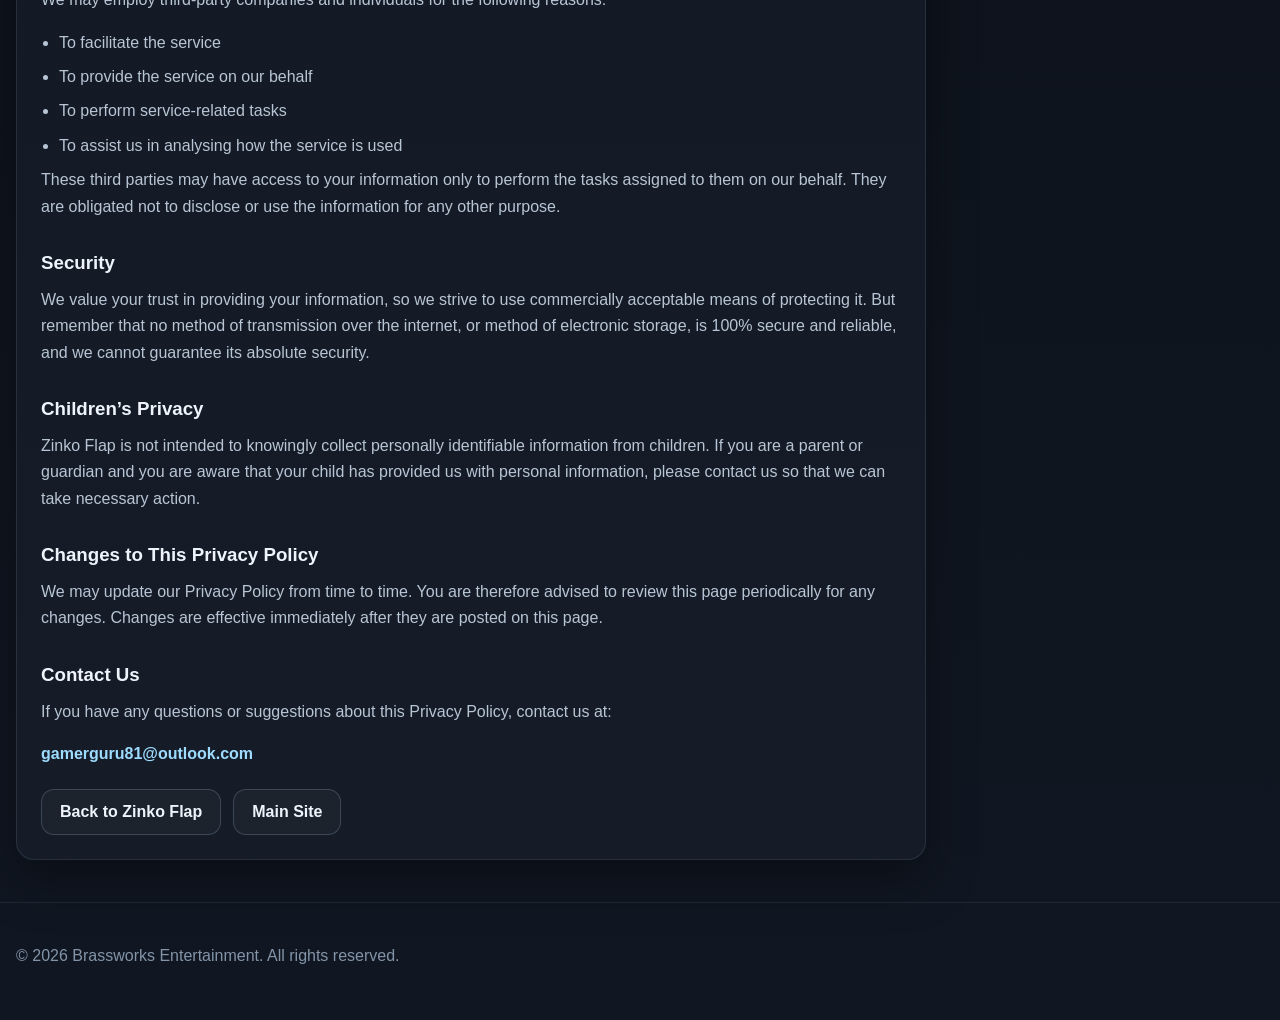
<file: zinko-flap/privacy.html>
<!doctype html>
<html lang="en">
<head>
  <meta charset="UTF-8" />
  <meta name="viewport" content="width=device-width, initial-scale=1.0" />
  <title>Zinko Flap Privacy Policy | Brassworks Entertainment</title>
  <meta name="description" content="Privacy Policy for Zinko Flap by Brassworks Entertainment." />
  <link rel="stylesheet" href="../style.css" />
</head>
<body>
  <header class="topbar">
    <div class="wrap topbar-inner">
      <a class="brand" href="../index.html" aria-label="Brassworks Entertainment home">
        <span class="brand-mark">BE</span>
        <span class="brand-text">
          <strong>Brassworks Entertainment</strong>
          <small>Official Apps & Games</small>
        </span>
      </a>

      <nav class="top-nav" aria-label="Main navigation">
        <a href="../index.html">Home</a>
        <a href="index.html">Zinko Flap</a>
        <a class="active" href="privacy.html">Privacy Policy</a>
        <a href="#contact">Contact</a>
      </nav>
    </div>
  </header>

  <div class="wrap page-shell">
    <main class="main-column">
      <section class="card policy-section">
        <div class="hero-badge">Official Policy</div>
        <h1>Zinko Flap Privacy Policy</h1>
        <p class="muted-line">Effective date: 20 April 2026</p>

        <h2>Privacy Policy</h2>
        <p>
          Brassworks Entertainment built Zinko Flap as a mobile game. This service is provided by
          Brassworks Entertainment and is intended for use as is.
        </p>

        <p>
          This page is used to inform visitors regarding our policies with the collection, use, and
          disclosure of information if anyone decides to use Zinko Flap.
        </p>

        <h3>Information Collection and Use</h3>
        <p>
          Zinko Flap may collect limited information required for the app to function, improve
          stability, support gameplay features, and comply with platform requirements.
        </p>

        <p>Depending on the version of the app and services used, this may include:</p>
        <ul>
          <li>Device or app performance information</li>
          <li>Crash logs and diagnostics</li>
          <li>Advertising identifiers, if ads are used</li>
          <li>Gameplay-related local save data stored on the device</li>
        </ul>

        <h3>Local Data</h3>
        <p>
          Zinko Flap may store gameplay-related information locally on your device, such as progress,
          settings, scores, preferences, and unlocked content. This information is used to operate the game experience.
        </p>

        <h3>Third-Party Services</h3>
        <p>
          The app may use third-party services that may collect information used to identify you or
          your device, or to support analytics, crash reporting, advertising, or app functionality.
        </p>

        <p>If third-party services are used in the app, they may include providers such as:</p>
        <ul>
          <li>Google Play Services</li>
          <li>Google AdMob</li>
          <li>Firebase Analytics</li>
          <li>Firebase Crashlytics</li>
        </ul>

        <p>
          Please update this list so it matches the services actually used in your released or tested version of Zinko Flap.
        </p>

        <h3>Log Data</h3>
        <p>
          In the event of an error in the app, we may collect data and information through third-party
          products on your device called Log Data. This Log Data may include information such as your
          device Internet Protocol address, device name, operating system version, the configuration of
          the app when using the service, the time and date of your use of the service, and other statistics.
        </p>

        <h3>Cookies</h3>
        <p>
          This app does not directly use cookies. However, the app may use third-party code and
          libraries that use cookies or similar technologies to collect information and improve their services.
        </p>

        <h3>Service Providers</h3>
        <p>
          We may employ third-party companies and individuals for the following reasons:
        </p>
        <ul>
          <li>To facilitate the service</li>
          <li>To provide the service on our behalf</li>
          <li>To perform service-related tasks</li>
          <li>To assist us in analysing how the service is used</li>
        </ul>

        <p>
          These third parties may have access to your information only to perform the tasks assigned
          to them on our behalf. They are obligated not to disclose or use the information for any other purpose.
        </p>

        <h3>Security</h3>
        <p>
          We value your trust in providing your information, so we strive to use commercially
          acceptable means of protecting it. But remember that no method of transmission over the internet,
          or method of electronic storage, is 100% secure and reliable, and we cannot guarantee its absolute security.
        </p>

        <h3>Children’s Privacy</h3>
        <p>
          Zinko Flap is not intended to knowingly collect personally identifiable information from children.
          If you are a parent or guardian and you are aware that your child has provided us with personal information,
          please contact us so that we can take necessary action.
        </p>

        <h3>Changes to This Privacy Policy</h3>
        <p>
          We may update our Privacy Policy from time to time. You are therefore advised to review this
          page periodically for any changes. Changes are effective immediately after they are posted on this page.
        </p>

        <h3 id="contact">Contact Us</h3>
        <p>
          If you have any questions or suggestions about this Privacy Policy, contact us at:
        </p>
        <p class="contact-link">
          <a href="mailto:gamerguru81@outlook.com">gamerguru81@outlook.com</a>
        </p>

        <div class="button-row">
          <a class="btn btn-secondary" href="index.html">Back to Zinko Flap</a>
          <a class="btn btn-secondary" href="../index.html">Main Site</a>
        </div>
      </section>
    </main>

    <aside class="sidebar">
      <section class="sidebar-card">
        <h3>Navigation</h3>
        <nav class="side-nav" aria-label="Sidebar navigation">
          <a href="../index.html">Home</a>
          <a href="index.html">Zinko Flap</a>
          <a class="active" href="privacy.html">Privacy Policy</a>
          <a href="#contact">Contact</a>
        </nav>
      </section>

      <section class="sidebar-card">
        <h3>Quick Info</h3>
        <div class="info-block">
          <p><strong>App</strong><br>Zinko Flap</p>
          <p><strong>Email</strong><br>gamerguru81@outlook.com</p>
        </div>
      </section>
    </aside>
  </div>

  <footer class="footer">
    <div class="wrap footer-inner">
      <p>&copy; 2026 Brassworks Entertainment. All rights reserved.</p>
    </div>
  </footer>
</body>
</html>
</file>
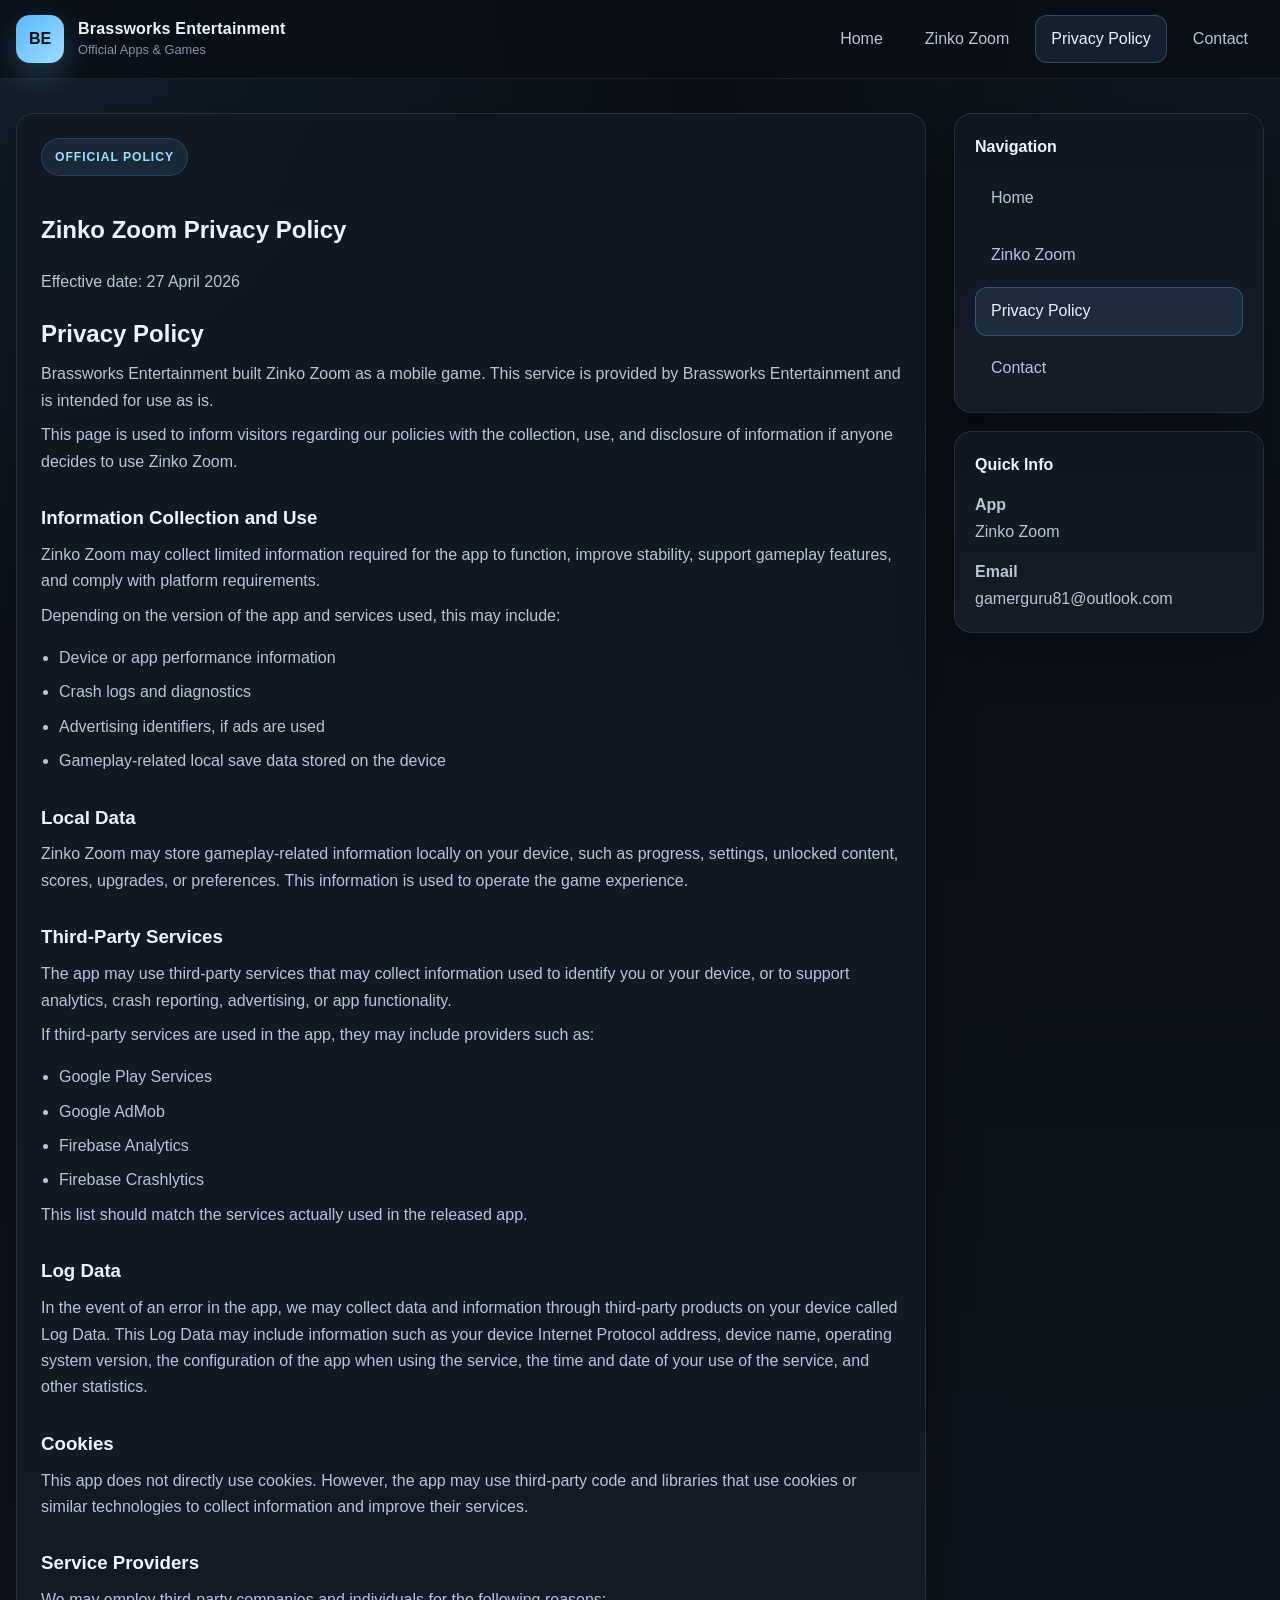
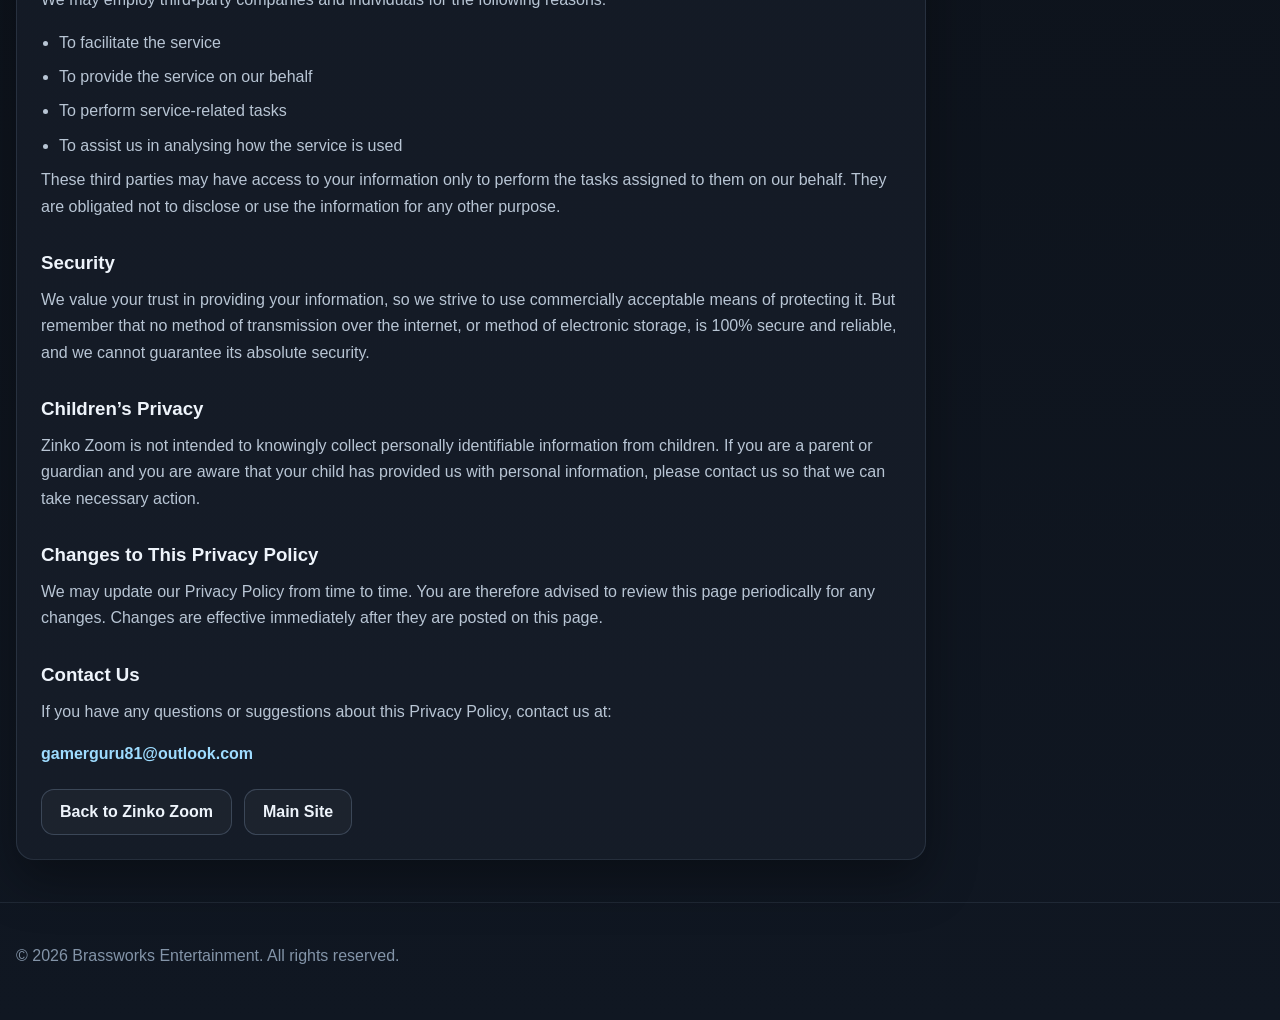
<file: zinko-zoom/privacy.html>
<!doctype html>
<html lang="en">
<head>
  <meta charset="UTF-8" />
  <meta name="viewport" content="width=device-width, initial-scale=1.0" />
  <title>Zinko Zoom Privacy Policy | Brassworks Entertainment</title>
  <meta
    name="description"
    content="Privacy Policy for Zinko Zoom by Brassworks Entertainment."
  />
  <link rel="stylesheet" href="../style.css" />
</head>
<body>

<header class="topbar">
  <div class="wrap topbar-inner">
    <a class="brand" href="../index.html">
      <span class="brand-mark">BE</span>
      <span class="brand-text">
        <strong>Brassworks Entertainment</strong>
        <small>Official Apps & Games</small>
      </span>
    </a>

    <nav class="top-nav" aria-label="Main navigation">
      <a href="../index.html">Home</a>
      <a href="index.html">Zinko Zoom</a>
      <a class="active" href="privacy.html">Privacy Policy</a>
      <a href="#contact">Contact</a>
    </nav>
  </div>
</header>

<div class="wrap page-shell">
  <main class="main-column">
    <section class="card policy-section">
      <div class="hero-badge">Official Policy</div>
      <h1>Zinko Zoom Privacy Policy</h1>
      <p class="muted-line">Effective date: 27 April 2026</p>

      <h2>Privacy Policy</h2>
      <p>
        Brassworks Entertainment built Zinko Zoom as a mobile game. This service is provided by
        Brassworks Entertainment and is intended for use as is.
      </p>

      <p>
        This page is used to inform visitors regarding our policies with the collection, use, and
        disclosure of information if anyone decides to use Zinko Zoom.
      </p>

      <h3>Information Collection and Use</h3>
      <p>
        Zinko Zoom may collect limited information required for the app to function, improve
        stability, support gameplay features, and comply with platform requirements.
      </p>

      <p>Depending on the version of the app and services used, this may include:</p>
      <ul>
        <li>Device or app performance information</li>
        <li>Crash logs and diagnostics</li>
        <li>Advertising identifiers, if ads are used</li>
        <li>Gameplay-related local save data stored on the device</li>
      </ul>

      <h3>Local Data</h3>
      <p>
        Zinko Zoom may store gameplay-related information locally on your device, such as progress,
        settings, unlocked content, scores, upgrades, or preferences. This information is used to
        operate the game experience.
      </p>

      <h3>Third-Party Services</h3>
      <p>
        The app may use third-party services that may collect information used to identify you or
        your device, or to support analytics, crash reporting, advertising, or app functionality.
      </p>

      <p>If third-party services are used in the app, they may include providers such as:</p>
      <ul>
        <li>Google Play Services</li>
        <li>Google AdMob</li>
        <li>Firebase Analytics</li>
        <li>Firebase Crashlytics</li>
      </ul>

      <p>
        This list should match the services actually used in the released app.
      </p>

      <h3>Log Data</h3>
      <p>
        In the event of an error in the app, we may collect data and information through third-party
        products on your device called Log Data. This Log Data may include information such as your
        device Internet Protocol address, device name, operating system version, the configuration of
        the app when using the service, the time and date of your use of the service, and other statistics.
      </p>

      <h3>Cookies</h3>
      <p>
        This app does not directly use cookies. However, the app may use third-party code and
        libraries that use cookies or similar technologies to collect information and improve their services.
      </p>

      <h3>Service Providers</h3>
      <p>We may employ third-party companies and individuals for the following reasons:</p>
      <ul>
        <li>To facilitate the service</li>
        <li>To provide the service on our behalf</li>
        <li>To perform service-related tasks</li>
        <li>To assist us in analysing how the service is used</li>
      </ul>

      <p>
        These third parties may have access to your information only to perform the tasks assigned
        to them on our behalf. They are obligated not to disclose or use the information for any other purpose.
      </p>

      <h3>Security</h3>
      <p>
        We value your trust in providing your information, so we strive to use commercially
        acceptable means of protecting it. But remember that no method of transmission over the internet,
        or method of electronic storage, is 100% secure and reliable, and we cannot guarantee its absolute security.
      </p>

      <h3>Children’s Privacy</h3>
      <p>
        Zinko Zoom is not intended to knowingly collect personally identifiable information from children.
        If you are a parent or guardian and you are aware that your child has provided us with personal information,
        please contact us so that we can take necessary action.
      </p>

      <h3>Changes to This Privacy Policy</h3>
      <p>
        We may update our Privacy Policy from time to time. You are therefore advised to review this
        page periodically for any changes. Changes are effective immediately after they are posted on this page.
      </p>

      <h3 id="contact">Contact Us</h3>
      <p>
        If you have any questions or suggestions about this Privacy Policy, contact us at:
      </p>
      <p class="contact-link">
        <a href="mailto:gamerguru81@outlook.com">gamerguru81@outlook.com</a>
      </p>

      <div class="button-row">
        <a class="btn btn-secondary" href="index.html">Back to Zinko Zoom</a>
        <a class="btn btn-secondary" href="../index.html">Main Site</a>
      </div>
    </section>
  </main>

  <aside class="sidebar">
    <section class="sidebar-card">
      <h3>Navigation</h3>
      <nav class="side-nav" aria-label="Sidebar navigation">
        <a href="../index.html">Home</a>
        <a href="index.html">Zinko Zoom</a>
        <a class="active" href="privacy.html">Privacy Policy</a>
        <a href="#contact">Contact</a>
      </nav>
    </section>

    <section class="sidebar-card">
      <h3>Quick Info</h3>
      <div class="info-block">
        <p><strong>App</strong><br>Zinko Zoom</p>
        <p><strong>Email</strong><br>gamerguru81@outlook.com</p>
      </div>
    </section>
  </aside>
</div>

<footer class="footer">
  <div class="wrap footer-inner">
    <p>&copy; 2026 Brassworks Entertainment. All rights reserved.</p>
  </div>
</footer>

</body>
</html>
</file>
<file: style.css>
:root {
  --bg: #0a0e14;
  --bg-2: #101722;
  --panel: rgba(18, 24, 34, 0.96);
  --panel-soft: rgba(22, 29, 40, 0.96);
  --border: rgba(128, 150, 176, 0.18);
  --border-strong: rgba(128, 150, 176, 0.32);
  --text: #eef4fb;
  --text-soft: #b8c5d4;
  --text-muted: #8394a8;
  --accent: #59b9ff;
  --accent-2: #9edcff;
  --shadow: 0 20px 50px rgba(0, 0, 0, 0.35);
  --radius-xl: 24px;
  --radius-lg: 18px;
  --radius-md: 14px;
  --wrap: 1380px;
  --sidebar: 310px;
}

* {
  box-sizing: border-box;
}

html {
  scroll-behavior: smooth;
}

body {
  margin: 0;
  color: var(--text);
  font-family: Arial, Helvetica, sans-serif;
  line-height: 1.65;
  background:
    radial-gradient(circle at top left, rgba(89, 185, 255, 0.11), transparent 24%),
    radial-gradient(circle at top right, rgba(89, 185, 255, 0.06), transparent 20%),
    linear-gradient(180deg, var(--bg) 0%, var(--bg-2) 100%);
}

img {
  display: block;
  max-width: 100%;
}

a {
  color: var(--accent-2);
  text-decoration: none;
}

a:hover {
  text-decoration: none;
}

.wrap {
  width: min(var(--wrap), calc(100% - 32px));
  margin: 0 auto;
}

.topbar {
  position: sticky;
  top: 0;
  z-index: 1000;
  backdrop-filter: blur(12px);
  background: rgba(10, 14, 20, 0.82);
  border-bottom: 1px solid rgba(128, 150, 176, 0.14);
}

.topbar-inner {
  min-height: 78px;
  display: flex;
  align-items: center;
  justify-content: space-between;
  gap: 20px;
}

.brand {
  display: flex;
  align-items: center;
  gap: 14px;
  color: var(--text);
}

.brand-mark {
  width: 48px;
  height: 48px;
  border-radius: 14px;
  display: grid;
  place-items: center;
  font-weight: 800;
  font-size: 1rem;
  color: #07111a;
  background: linear-gradient(135deg, var(--accent) 0%, var(--accent-2) 100%);
  box-shadow: 0 12px 28px rgba(89, 185, 255, 0.26);
}

.brand-text {
  display: flex;
  flex-direction: column;
  line-height: 1.15;
}

.brand-text strong {
  font-size: 1rem;
  letter-spacing: 0.2px;
}

.brand-text small {
  margin-top: 4px;
  color: var(--text-muted);
  font-size: 0.8rem;
}

.top-nav {
  display: flex;
  flex-wrap: wrap;
  justify-content: flex-end;
  gap: 10px;
}

.top-nav a,
.side-nav a {
  display: inline-flex;
  align-items: center;
  min-height: 42px;
  padding: 10px 15px;
  border-radius: 12px;
  color: var(--text-soft);
  border: 1px solid transparent;
  transition: 0.18s ease;
}

.top-nav a:hover,
.side-nav a:hover,
.quick-links a:hover {
  color: var(--text);
  background: rgba(255, 255, 255, 0.04);
  border-color: rgba(255, 255, 255, 0.06);
}

.top-nav a.active,
.side-nav a.active {
  color: var(--text);
  background: rgba(89, 185, 255, 0.11);
  border-color: rgba(89, 185, 255, 0.3);
}

/* MAIN TWO-COLUMN LAYOUT */
.page-shell {
  display: grid;
  grid-template-columns: minmax(0, calc(100% - var(--sidebar) - 28px)) var(--sidebar);
  gap: 28px;
  align-items: start;
  padding: 34px 0 0;
}

.main-column {
  min-width: 0;
  width: 100%;
}

.home-hero,
.hero {
  padding: 38px;
  border-radius: var(--radius-xl);
  background:
    linear-gradient(180deg, rgba(18, 24, 34, 0.98) 0%, rgba(14, 20, 30, 0.98) 100%);
  border: 1px solid var(--border);
  box-shadow: var(--shadow);
  margin-bottom: 28px;
}

.compact-hero {
  display: grid;
  grid-template-columns: minmax(0, 1fr) 320px;
  gap: 24px;
  align-items: center;
}

.hero-badge {
  display: inline-block;
  margin-bottom: 14px;
  padding: 8px 13px;
  border-radius: 999px;
  font-size: 0.76rem;
  font-weight: 700;
  letter-spacing: 0.08em;
  text-transform: uppercase;
  color: var(--accent-2);
  background: rgba(89, 185, 255, 0.11);
  border: 1px solid rgba(89, 185, 255, 0.2);
}

.home-hero h1,
.hero h1 {
  margin: 0 0 14px;
  font-size: clamp(2rem, 4vw, 3.4rem);
  line-height: 1.05;
  letter-spacing: -0.03em;
}

.hero-copy {
  max-width: 760px;
  margin: 0;
  color: var(--text-soft);
  font-size: 1.06rem;
}

.hero-mini-card {
  display: flex;
  align-items: center;
  gap: 18px;
  padding: 20px;
  border-radius: 20px;
  background: linear-gradient(180deg, rgba(25, 33, 46, 0.96) 0%, rgba(16, 22, 31, 0.98) 100%);
  border: 1px solid var(--border-strong);
  box-shadow: var(--shadow);
}

.hero-mini-icon {
  width: 110px;
  height: 110px;
  object-fit: cover;
  border-radius: 24px;
  border: 1px solid var(--border-strong);
  flex-shrink: 0;
}

.hero-mini-body h2,
.card h2,
.sidebar-card h3 {
  margin: 0;
}

.hero-mini-body p,
.card p {
  margin: 8px 0 0;
  color: var(--text-soft);
}

.text-link {
  display: inline-block;
  margin-top: 12px;
  font-weight: 700;
}

.spotlight-label,
.section-label,
.mini-label {
  display: inline-block;
  margin-bottom: 8px;
  font-size: 0.76rem;
  font-weight: 700;
  letter-spacing: 0.08em;
  text-transform: uppercase;
  color: var(--text-muted);
}

.button-row {
  display: flex;
  flex-wrap: wrap;
  gap: 12px;
  margin-top: 22px;
}

.btn {
  display: inline-flex;
  align-items: center;
  justify-content: center;
  min-height: 46px;
  padding: 0 18px;
  border-radius: 13px;
  font-weight: 700;
  border: 1px solid transparent;
  transition: transform 0.16s ease, background 0.16s ease, border-color 0.16s ease;
}

.btn:hover {
  transform: translateY(-1px);
}

.btn-primary {
  color: #07111a;
  background: linear-gradient(135deg, var(--accent) 0%, var(--accent-2) 100%);
  box-shadow: 0 12px 28px rgba(89, 185, 255, 0.18);
}

.btn-secondary {
  color: var(--text);
  background: rgba(255, 255, 255, 0.03);
  border-color: var(--border-strong);
}

.home-section {
  margin-bottom: 28px;
}

.section-heading {
  margin-bottom: 18px;
}

.section-heading h2,
.info-card h3,
.game-feature-card h3,
.update-card h3,
.roadmap-card h3,
.support-card h3 {
  margin: 0 0 8px;
}

.section-heading p {
  margin: 0;
  color: var(--text-soft);
}

.grid,
.info-grid,
.stack-grid {
  display: grid;
  gap: 22px;
}

.info-grid {
  grid-template-columns: repeat(2, minmax(0, 1fr));
}

.single-column-grid,
.stack-grid {
  grid-template-columns: 1fr;
}

.card {
  padding: 24px;
  border-radius: var(--radius-lg);
  background: linear-gradient(180deg, var(--panel) 0%, var(--panel-soft) 100%);
  border: 1px solid var(--border);
  box-shadow: var(--shadow);
}

.feature-list,
.meta-list,
.policy-section ul {
  color: var(--text-soft);
  margin: 16px 0 0;
  padding-left: 18px;
}

.feature-list li + li,
.meta-list li + li,
.policy-section ul li + li {
  margin-top: 8px;
}

.game-feature-header {
  display: grid;
  grid-template-columns: 92px minmax(0, 1fr);
  gap: 16px;
  align-items: center;
}

.game-feature-icon {
  width: 92px;
  height: 92px;
  object-fit: cover;
  border-radius: 20px;
  border: 1px solid var(--border-strong);
}

.sidebar {
  position: sticky;
  top: 102px;
  display: flex;
  flex-direction: column;
  gap: 18px;
}

.sidebar-card {
  padding: 20px;
  border-radius: var(--radius-lg);
  background: linear-gradient(180deg, var(--panel) 0%, var(--panel-soft) 100%);
  border: 1px solid var(--border);
  box-shadow: var(--shadow);
}

.sidebar-card h3 {
  margin-bottom: 14px;
  font-size: 1rem;
}

.side-nav {
  display: flex;
  flex-direction: column;
  gap: 8px;
}

.info-block p {
  margin: 0 0 14px;
  color: var(--text-soft);
}

.info-block p:last-child {
  margin-bottom: 0;
}

.footer {
  margin-top: 42px;
  border-top: 1px solid rgba(128, 150, 176, 0.14);
}

.footer-inner {
  padding: 24px 0 34px;
  color: var(--text-muted);
}

.zinko-logo {
  animation: zinkoGlow 3s ease-in-out infinite;
}

@keyframes zinkoGlow {
  0% {
    filter: drop-shadow(0 0 10px rgba(255, 150, 0, 0.20));
  }

  50% {
    filter: drop-shadow(0 0 26px rgba(255, 190, 0, 0.52));
  }

  100% {
    filter: drop-shadow(0 0 10px rgba(255, 150, 0, 0.20));
  }
}

.zinko-sidebar-hero {
  width: 220px;
  max-width: 100%;
  margin: 0 auto 14px;
  display: block;
  border-radius: 18px;
}

.zinko-gallery-grid {
  display: grid;
  grid-template-columns: repeat(auto-fit, minmax(140px, 1fr));
  gap: 18px;
  align-items: start;
}

.zinko-gallery-item {
  text-align: center;
}

.zinko-gallery-item img {
  width: 140px;
  max-width: 100%;
  margin: 0 auto 10px;
  border-radius: 12px;
}

.zinko-gallery-item p {
  margin: 0;
  color: var(--text-muted);
  font-size: 13px;
}

.app-hero {
  display: grid;
  grid-template-columns: 360px minmax(0, 1fr);
  gap: 28px;
  align-items: center;
}

.app-icon {
  width: 220px;
  height: 220px;
  object-fit: cover;
  border-radius: 32px;
  border: 1px solid var(--border-strong);
  box-shadow: var(--shadow);
}

.app-banner {
  width: 360px;
  max-width: 100%;
  border-radius: 24px;
  border: 1px solid var(--border-strong);
  box-shadow: var(--shadow);
  object-fit: cover;
}

.zinko-zoom-hero {
  background:
    radial-gradient(circle at 20% 20%, rgba(255, 210, 80, 0.12), transparent 28%),
    radial-gradient(circle at 80% 10%, rgba(60, 210, 255, 0.12), transparent 30%),
    linear-gradient(180deg, rgba(18, 24, 34, 0.98) 0%, rgba(14, 20, 30, 0.98) 100%);
}

.support-email,
.inline-email,
.contact-link a {
  display: inline-block;
  margin-top: 8px;
  font-weight: 700;
}

.muted-line {
  color: var(--text-muted);
  margin-top: 0;
}

.policy-section h2,
.policy-section h3 {
  margin-top: 28px;
  margin-bottom: 8px;
}

.policy-section h2:first-of-type {
  margin-top: 18px;
}

/* Zinko Flap full release banner */
.release-banner {
  background: linear-gradient(
    135deg,
    rgba(89, 185, 255, 0.18),
    rgba(158, 220, 255, 0.08)
  );
  border-bottom: 1px solid rgba(89, 185, 255, 0.28);
}

.release-banner-inner {
  min-height: 54px;
  display: flex;
  align-items: center;
  justify-content: center;
  gap: 18px;
  text-align: center;
  flex-wrap: wrap;
  color: var(--text);
}

.release-banner-inner strong {
  color: var(--text);
}

.release-banner-inner a {
  font-weight: 800;
  color: #07111a;
  background: linear-gradient(135deg, var(--accent) 0%, var(--accent-2) 100%);
  padding: 7px 13px;
  border-radius: 999px;
  box-shadow: 0 10px 22px rgba(89, 185, 255, 0.18);
}

/* Syndicate Files images */
.feature-banner-image {
  width: 20%;
  max-width: 900px;
  margin: 0 auto 24px auto;
  display: block;
  border-radius: 24px;
  border: 1px solid var(--border-strong);
  box-shadow: var(--shadow);
}

.detective-icon {
  object-fit: contain;
  background: rgba(255, 255, 255, 0.03);
}

/* Extra safety so big images/text do not crush the layout */
.main-column > *,
.card,
.hero,
.home-hero,
.feature-banner-image,
.app-banner,
.app-icon {
  max-width: 100%;
}

@media (max-width: 1180px) {
  .compact-hero {
    grid-template-columns: 1fr;
  }
}

@media (max-width: 1080px) {
  .page-shell {
    grid-template-columns: 1fr;
  }

  .sidebar {
    position: static;
    top: auto;
    order: -1;
  }

  .side-nav {
    flex-direction: row;
    flex-wrap: wrap;
  }
}

@media (max-width: 900px) {
  .app-hero {
    grid-template-columns: 1fr;
  }

  .app-banner {
    width: 100%;
  }

  .app-icon {
    width: 180px;
    height: 180px;
  }
}

@media (max-width: 760px) {
  .topbar-inner {
    padding: 14px 0;
    flex-direction: column;
    align-items: flex-start;
  }

  .top-nav {
    width: 100%;
    justify-content: flex-start;
  }

  .home-hero,
  .hero,
  .card,
  .sidebar-card {
    padding: 20px;
  }

  .game-feature-header {
    grid-template-columns: 1fr;
  }

  .hero-mini-card {
    flex-direction: column;
    align-items: flex-start;
  }

  .hero-mini-icon,
  .game-feature-icon {
    width: 100px;
    height: 100px;
  }

  .zinko-sidebar-hero {
    width: 170px;
  }
}
</file>
